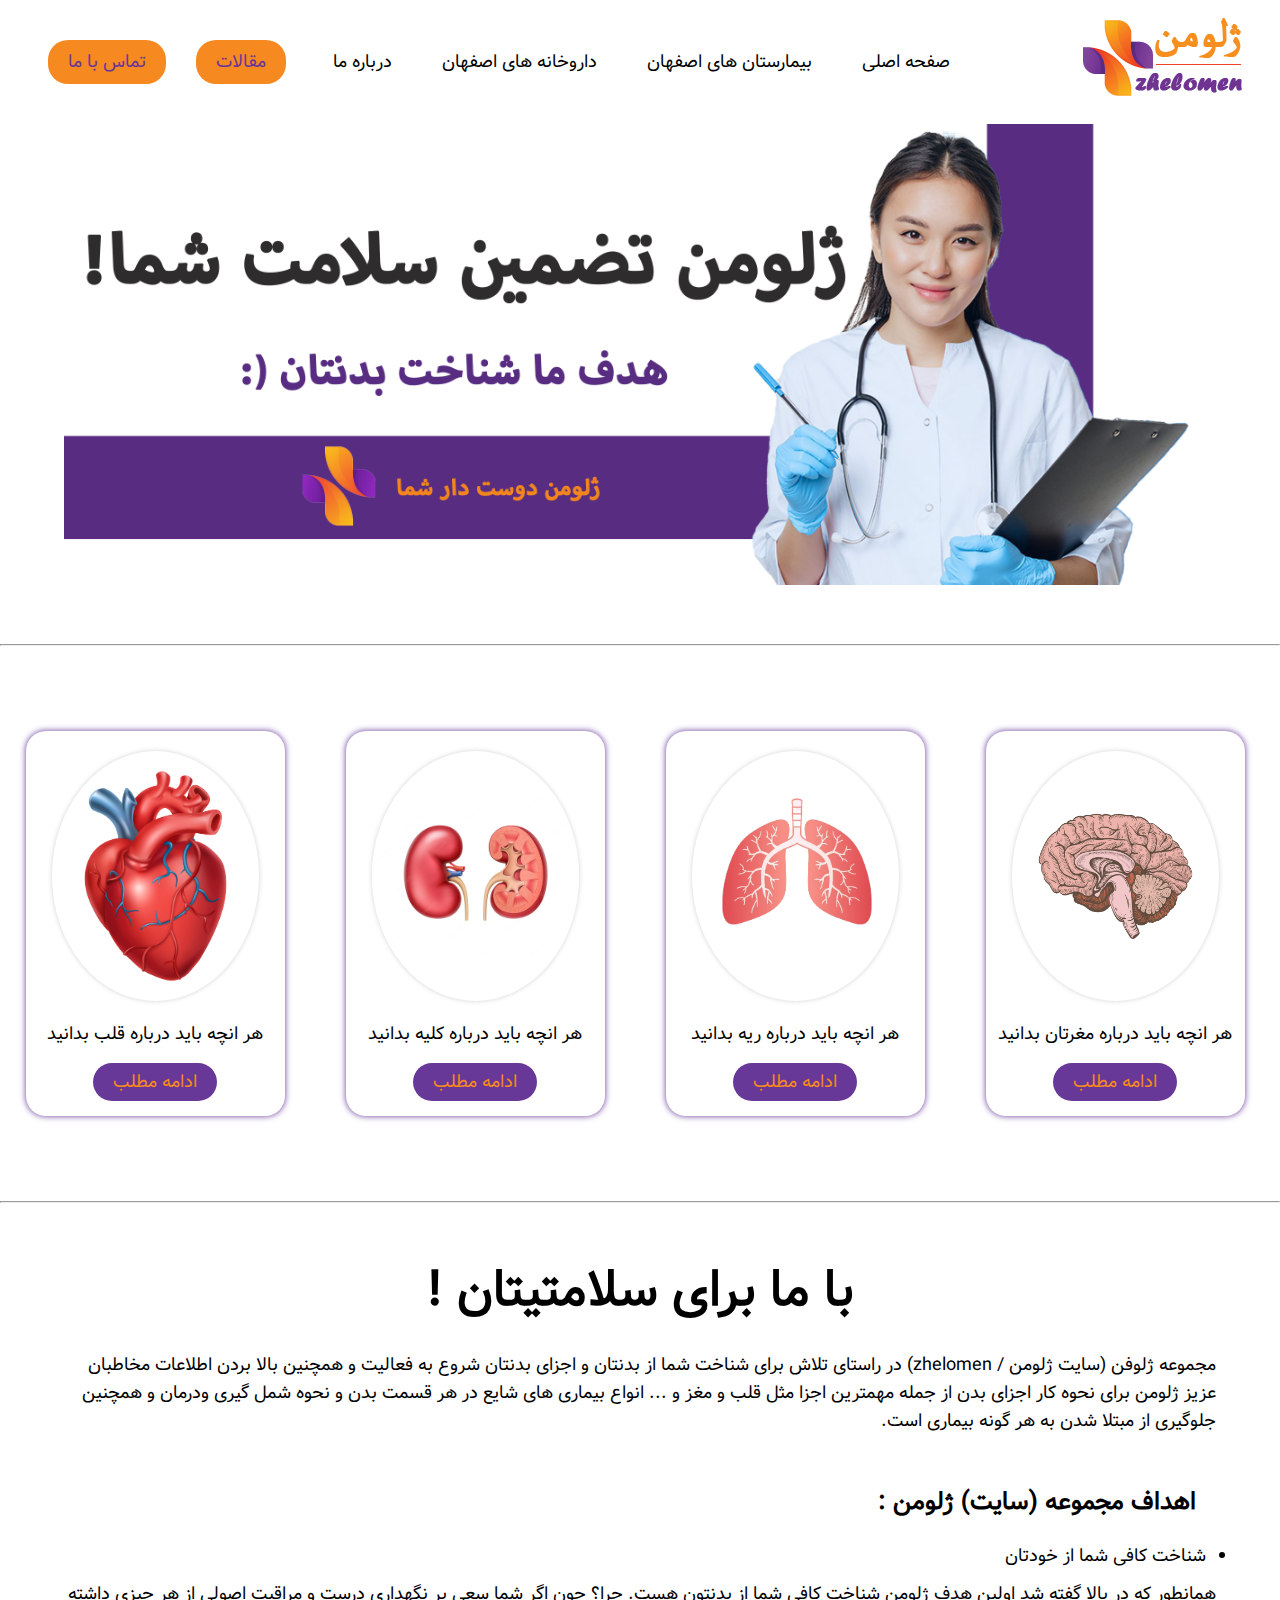
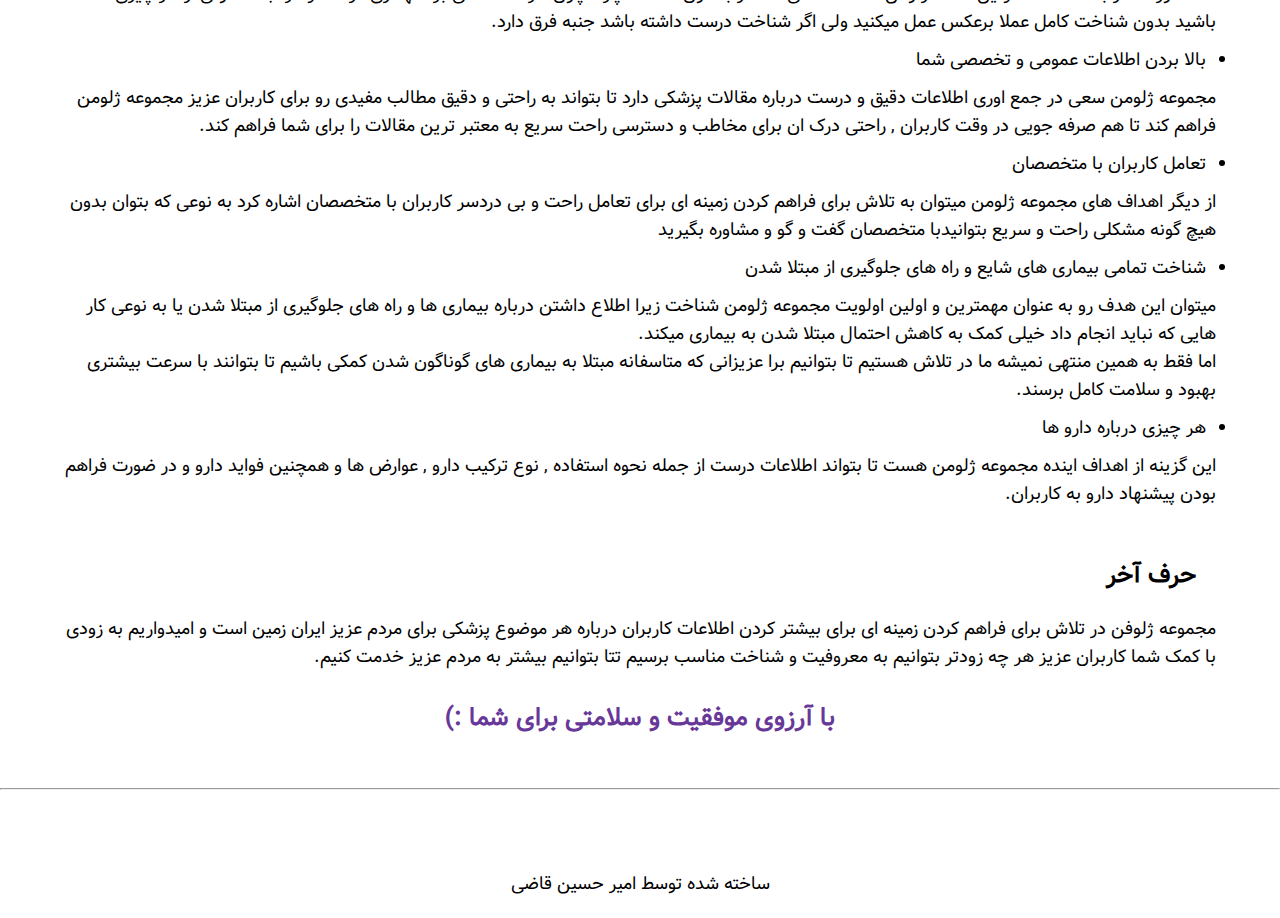
<file: index.html>
<!DOCTYPE html>
<html lang="en">

<head>
    <meta charset="UTF-8">
    <meta name="viewport" content="width=device-width, initial-scale=1.0">
    <title>ژلومن / zhelomen</title>
    <link rel="shortcut icon" href="photo/favicon.png" type="image/x-icon">
    <link rel="stylesheet" href="css/homestyle.css">
    <link rel="stylesheet" href="css/media.css">
</head>

<body>
    <header>
        <div class="header-top">
            <div class="res-icon">
                <input type="checkbox" id="menu-ham-button" hidden>
                <label for="menu-ham-button">
                    <img src="photo/menu hamber.png" width="50px">
                    <img src="photo/colsejpg.webp" width="50px">
                </label>
                <nav>
                    <ul>
                        <li><a href="index.html">صفحه اصلی</a></li>
                        <hr>
                        <li><a href="hospital-esf.html">بیمارستان های اصفهان</a></li>
                        <hr>
                        <li><a href="darokhane.html">داروخانه های اصفهان</a></li>
                        <hr>
                        <li><a href="#about">درباره ما</a></li>
                    </ul>
                </nav>
            </div>
            <div class="logo">
                <a href="index.html"><img src="photo/logo.webp" alt="Logo"></a>
            </div>
            <nav>
                <ul>
                    <li><a href="index.html">صفحه اصلی</a></li>
                    <li><a href="hospital-esf.html">بیمارستان های اصفهان</a></li>
                    <li><a href="darokhane.html">داروخانه های اصفهان</a></li>
                    <li><a href="#about">درباره ما</a></li>
                </ul>
            </nav>
            <div class="nav-button">
                <a href="#article">مقالات</a>
                <button id="number">تماس با ما</button>
            </div>
        </div>
        <div class="header-bottom">
            <div class="slider">
                <img src="photo/slider.webp" alt="slider">
            </div>
        </div>
    </header>
    <hr>
    <main>
        <section id="article">
            <div class="container-section">
                <div class="img-body">
                    <img src="photo/brain.png" alt="brain">
                </div>
                <div class="desc">
                    <p>هر انچه باید درباره مغرتان بدانید</p>
                </div>
                <div class="button">
                    <a href="about brain.html">ادامه مطلب</a>
                </div>
            </div>
            <div class="container-section">
                <div class="img-body">
                    <img src="photo/rie.png" alt="brain">
                </div>
                <div class="desc">
                    <p>هر انچه باید درباره ریه بدانید</p>
                </div>
                <div class="button">
                    <a href="about riye.html">ادامه مطلب</a>
                </div>
            </div>
            <div class="container-section">
                <div class="img-body">
                    <img src="photo/kolye.webp" alt="brain">
                </div>
                <div class="desc">
                    <p>هر انچه باید درباره کلیه بدانید</p>
                </div>
                <div class="button">
                    <a href="about kolye.html">ادامه مطلب</a>
                </div>
            </div>
            <div class="container-section">
                <div class="img-body">
                    <img src="photo/heart.webp" alt="brain">
                </div>
                <div class="desc">
                    <p>هر انچه باید درباره قلب بدانید</p>
                </div>
                <div class="button">
                    <a href="about heart.html">ادامه مطلب</a>
                </div>
            </div>
        </section>
        <hr>
        <div class="bottom-section" id="about">
            <h2>با ما برای سلامتیتان !</h2>
            <p>مجموعه ژلوفن (سایت ژلومن / zhelomen) در راستای تلاش برای شناخت شما از بدنتان و اجزای بدنتان شروع به
                فعالیت و همچنین بالا بردن اطلاعات مخاطبان عزیز ژلومن برای نحوه کار اجزای بدن از جمله مهمترین اجزا مثل
                قلب و مغز و ... انواع بیماری های شایع در هر قسمت بدن و نحوه شمل گیری ودرمان و همچنین جلوگیری از مبتلا شدن به هر گونه بیماری است.</p>
        <br>
        <h3>اهداف مجموعه (سایت) ژلومن :</h3>
        <ul>
            <li>شناخت کافی شما از خودتان</li>
            <p>همانطور که در بالا گفته شد اولین هدف ژلومن شناخت کافی شما از بدنتون هست. چرا؟ چون اگر شما سعی بر نگهداری درست و مراقبت اصولی از هر چیزی داشته باشید بدون شناخت کامل عملا برعکس عمل میکنید ولی اگر شناخت درست داشته باشد جنبه فرق دارد. </p>
            <li>بالا بردن اطلاعات عمومی و تخصصی شما</li>
            <p>مجموعه ژلومن سعی در جمع اوری اطلاعات دقیق و درست درباره مقالات پزشکی دارد تا بتواند به راحتی و دقیق مطالب مفیدی رو برای کاربران عزیز مجموعه ژلومن فراهم کند  تا هم صرفه جویی در وقت کاربران , راحتی درک ان برای مخاطب و دسترسی راحت سریع به معتبر ترین مقالات را برای شما فراهم کند.</p>
            <li>تعامل کاربران با متخصصان</li>
            <p>از دیگر اهداف های مجموعه ژلومن میتوان به تلاش برای فراهم کردن زمینه ای برای تعامل راحت و بی دردسر کاربران با متخصصان اشاره کرد به نوعی که بتوان بدون هیچ گونه مشکلی راحت و سریع بتوانیدبا متخصصان گفت و گو و مشاوره بگیرید</p>
            <li>شناخت تمامی بیماری های شایع و راه های جلوگیری از مبتلا شدن</li>
            <p>میتوان این هدف رو به عنوان مهمترین و اولین اولویت مجموعه ژلومن شناخت زیرا اطلاع داشتن درباره بیماری ها و راه های جلوگیری از مبتلا شدن یا به نوعی کار هایی که نباید انجام داد خیلی کمک به کاهش احتمال مبتلا شدن به بیماری میکند. </p>
            <p>اما فقط به همین منتهی نمیشه ما در تلاش هستیم تا بتوانیم برا عزیزانی که متاسفانه مبتلا به بیماری های گوناگون شدن کمکی باشیم تا بتوانند با سرعت بیشتری بهبود و سلامت کامل برسند.</p>
            <li>هر چیزی درباره دارو ها</li>
            <p>این گزینه از اهداف اینده مجموعه ژلومن هست تا بتواند اطلاعات درست از جمله نحوه استفاده , نوع ترکیب دارو , عوارض ها و همچنین فواید دارو  و در ضورت فراهم بودن پیشنهاد دارو به کاربران.</p>
            <br>
            <h3>حرف آخر</h3>
            <p>مجموعه ژلوفن در تلاش برای  فراهم کردن زمینه ای برای بیشتر کردن اطلاعات کاربران درباره هر موضوع پزشکی برای مردم عزیز ایران زمین است و امیدواریم به زودی با کمک شما کاربران عزیز هر چه زودتر بتوانیم  به معروفیت و شناخت مناسب برسیم تتا بتوانیم بیشتر به مردم عزیز خدمت کنیم. </p>
            <br>
            <h4>با آرزوی موفقیت و سلامتی برای شما :)</h4>
        </ul>    
        </div>
        <hr>
    </main>
    <footer>
        <p>ساخته شده توسط امیر حسین قاضی</p>
    </footer>
</body>
<script src="script/numberId.js"></script>

</html>
</file>
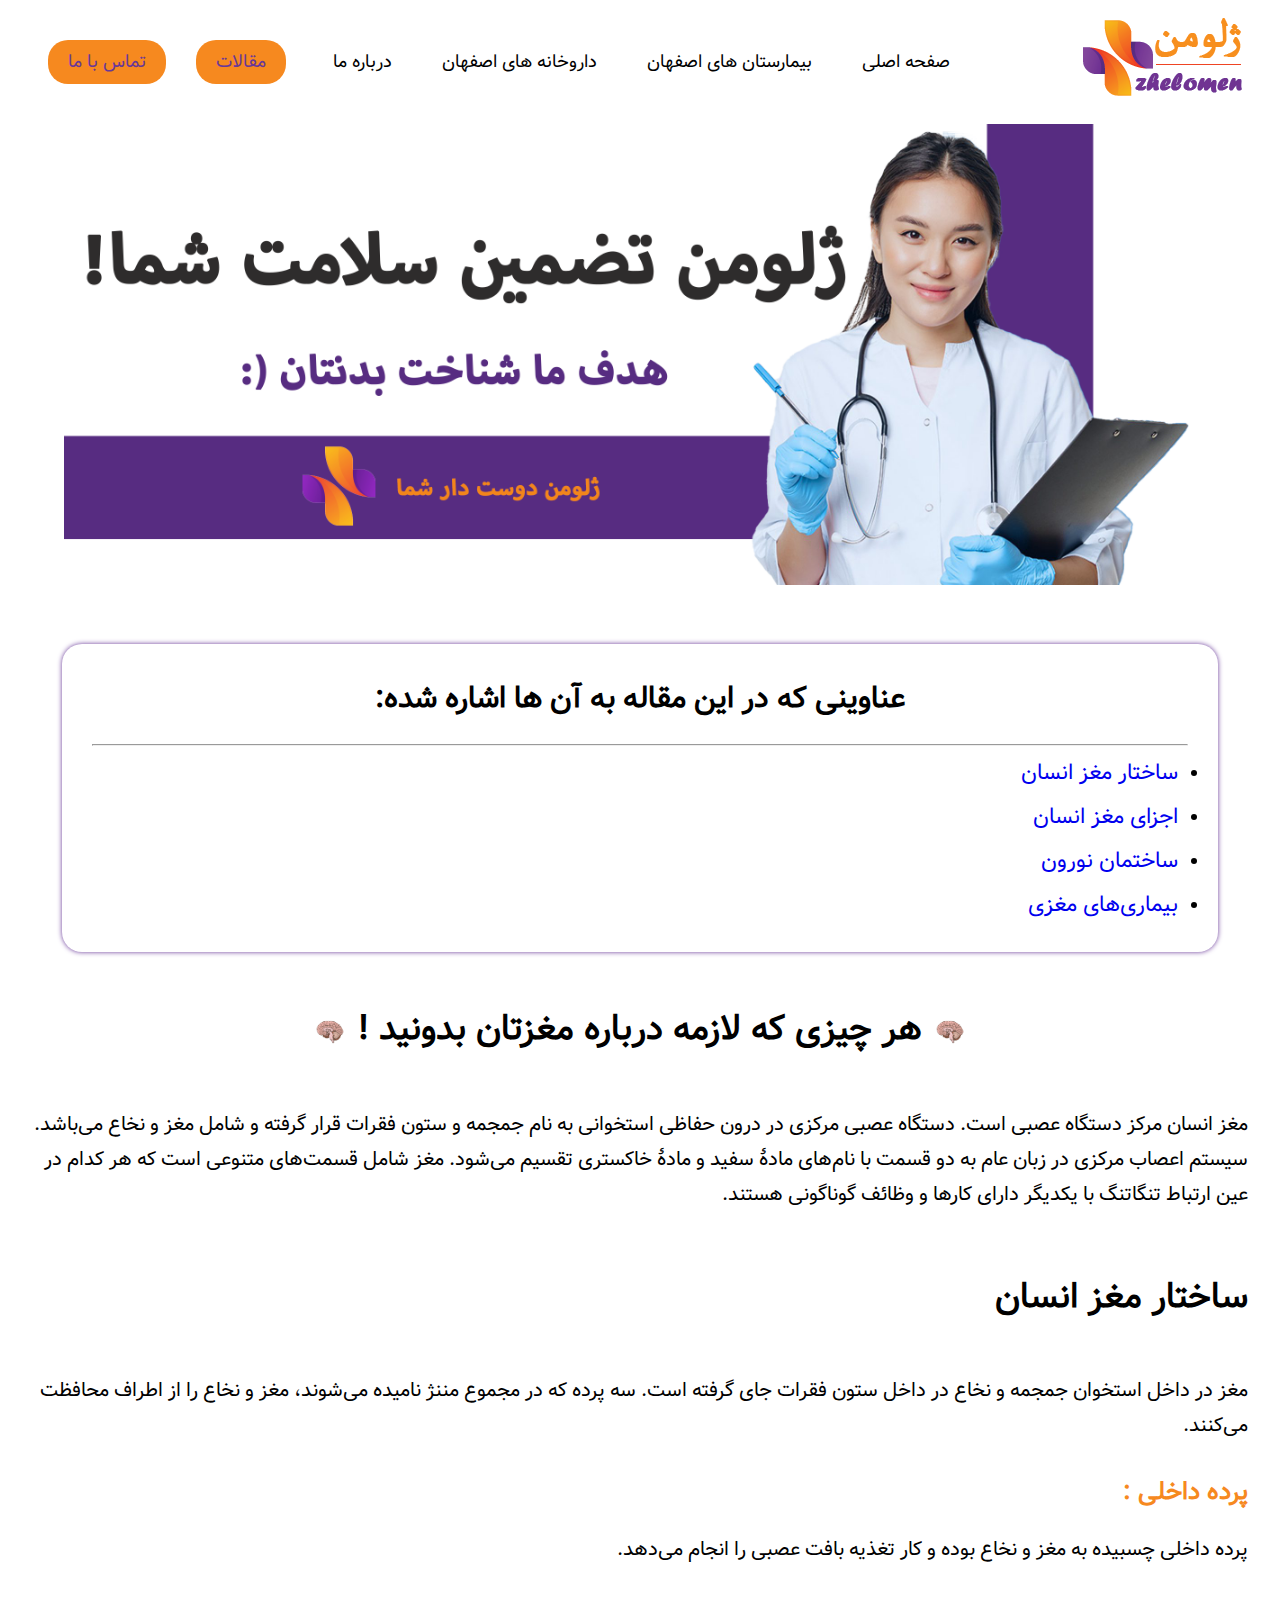
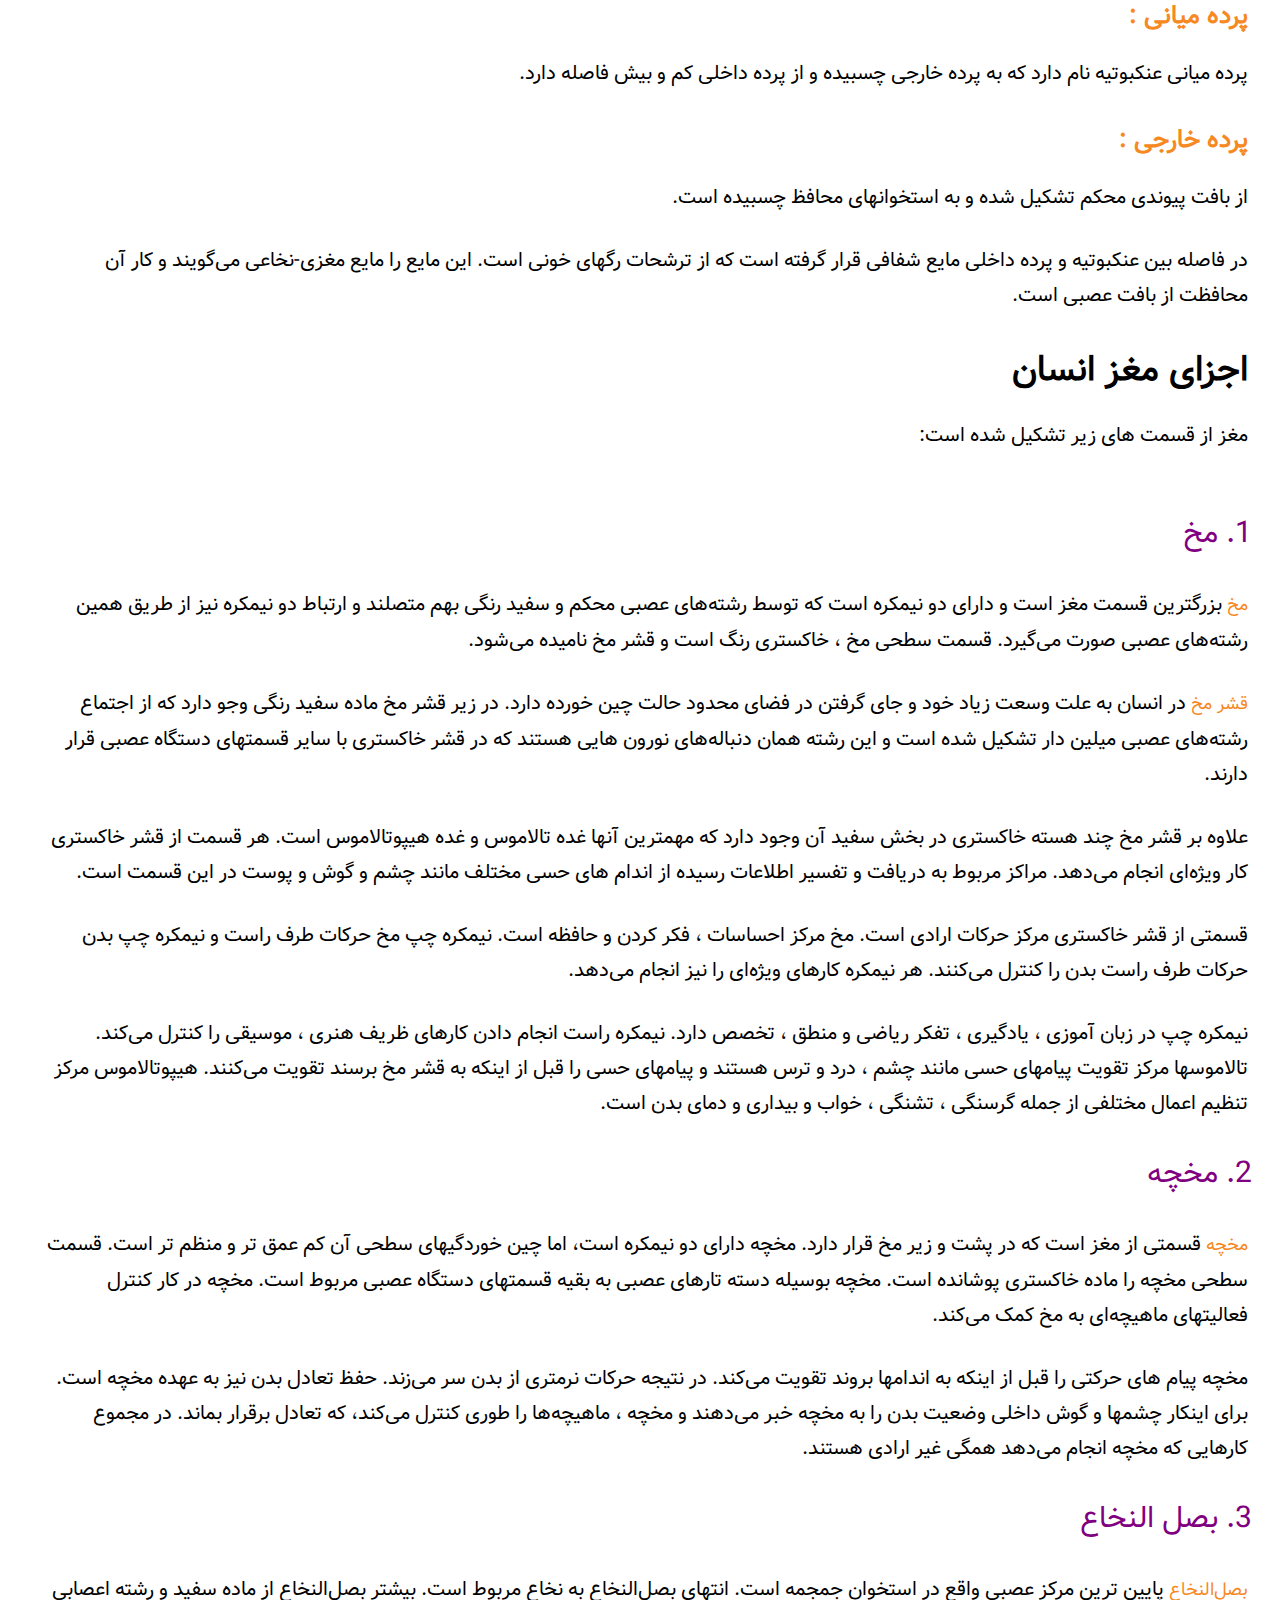
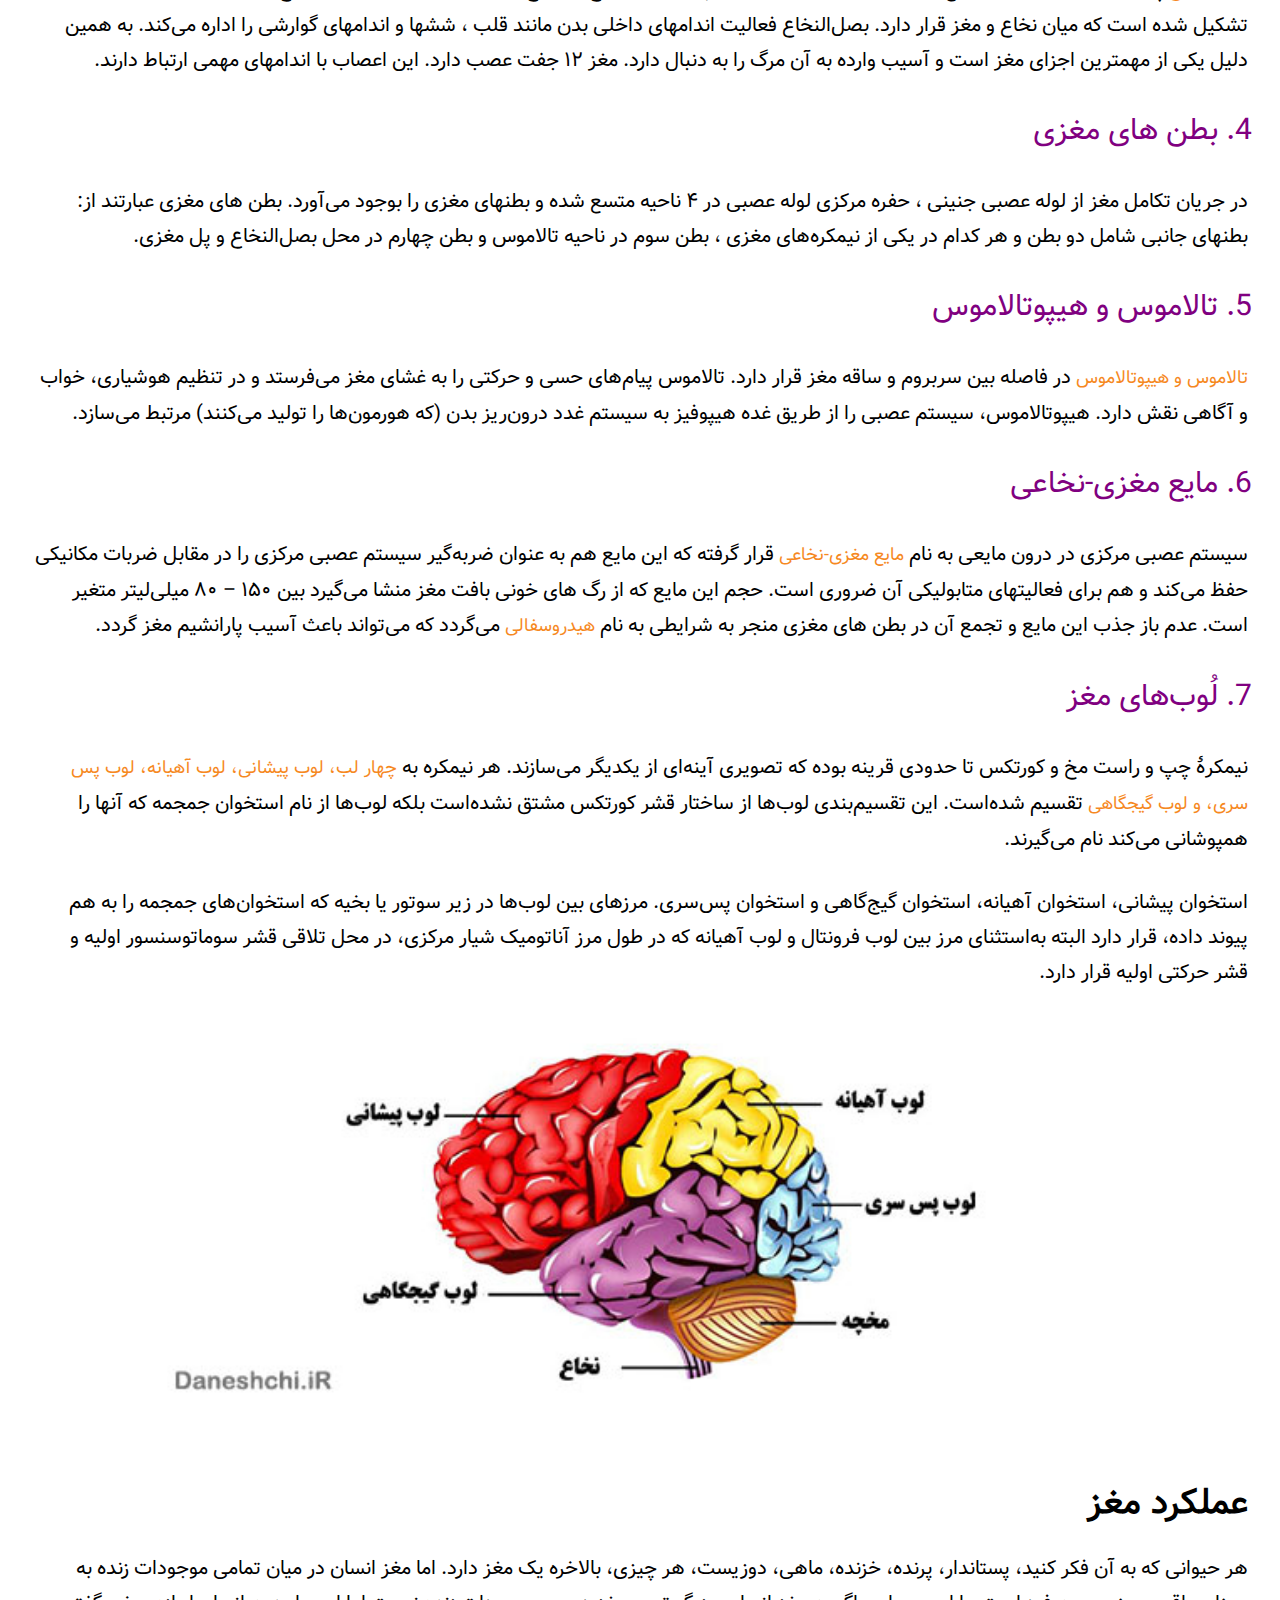
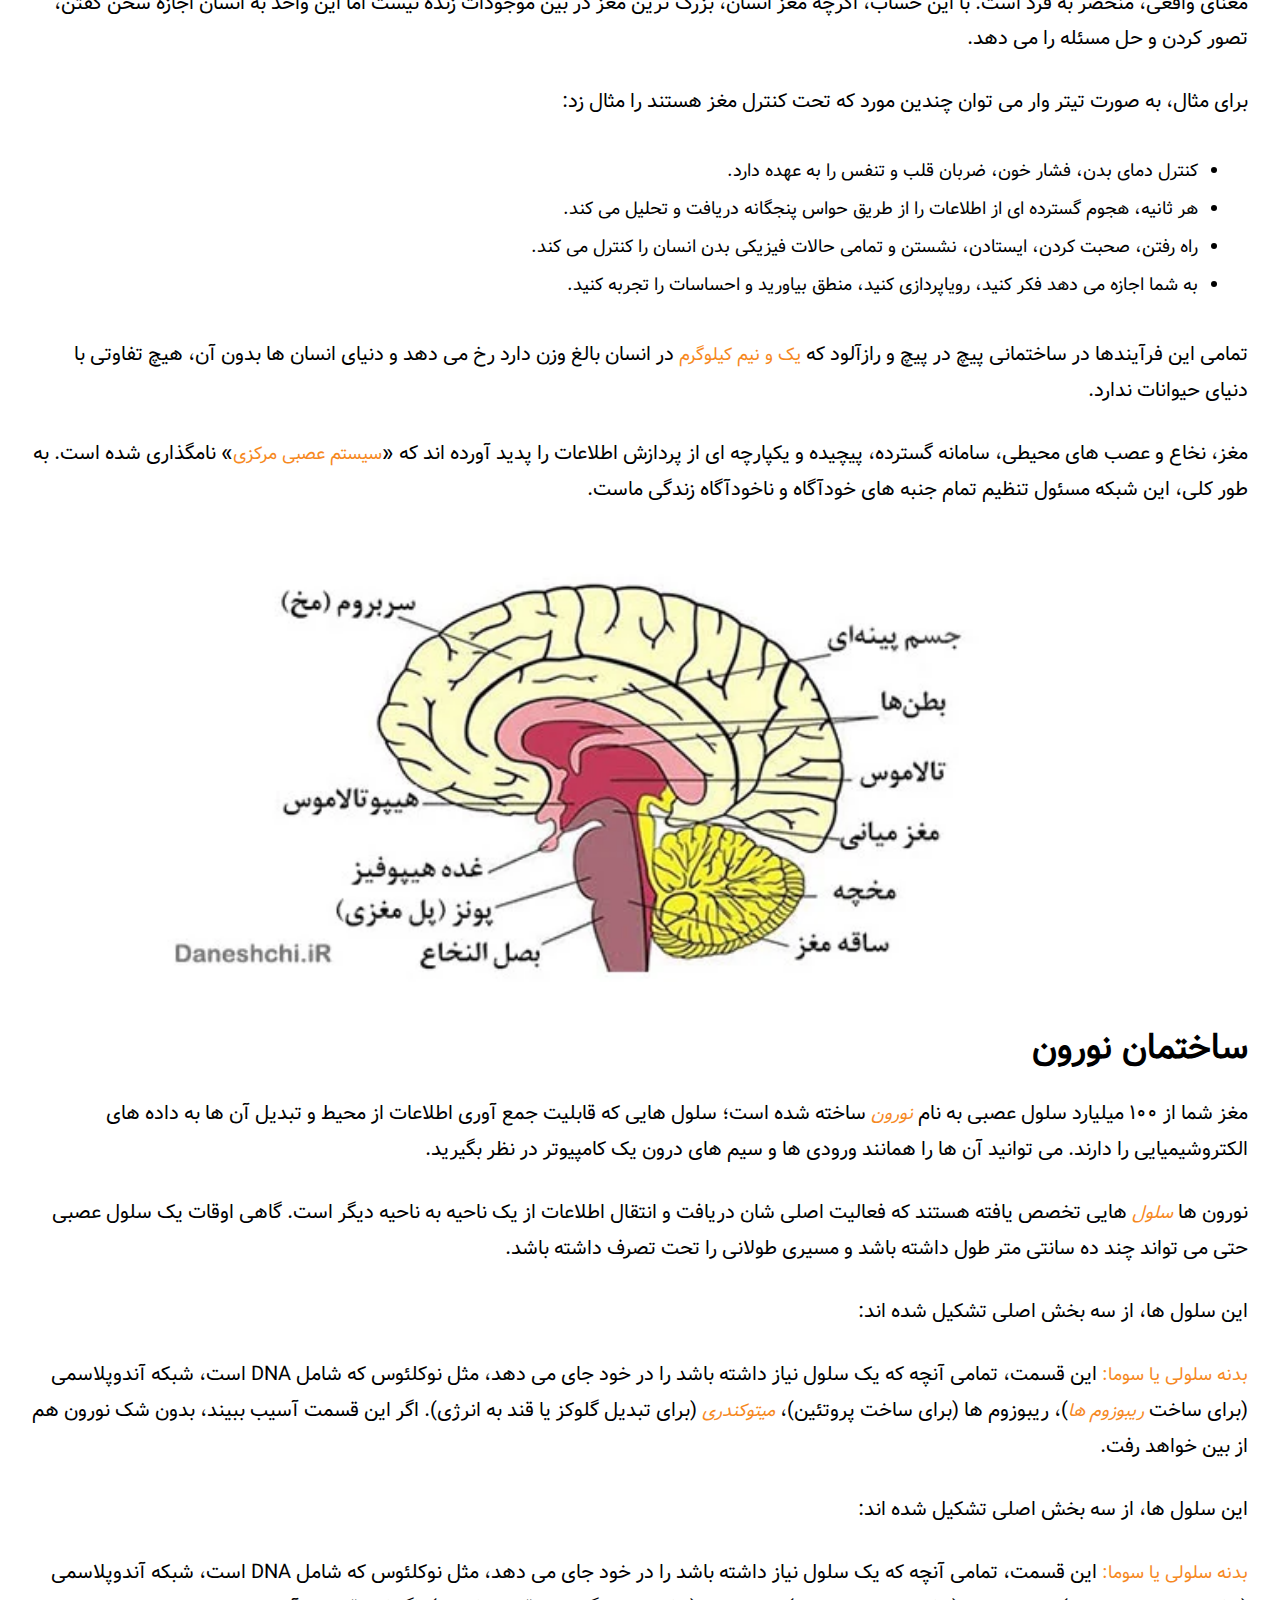
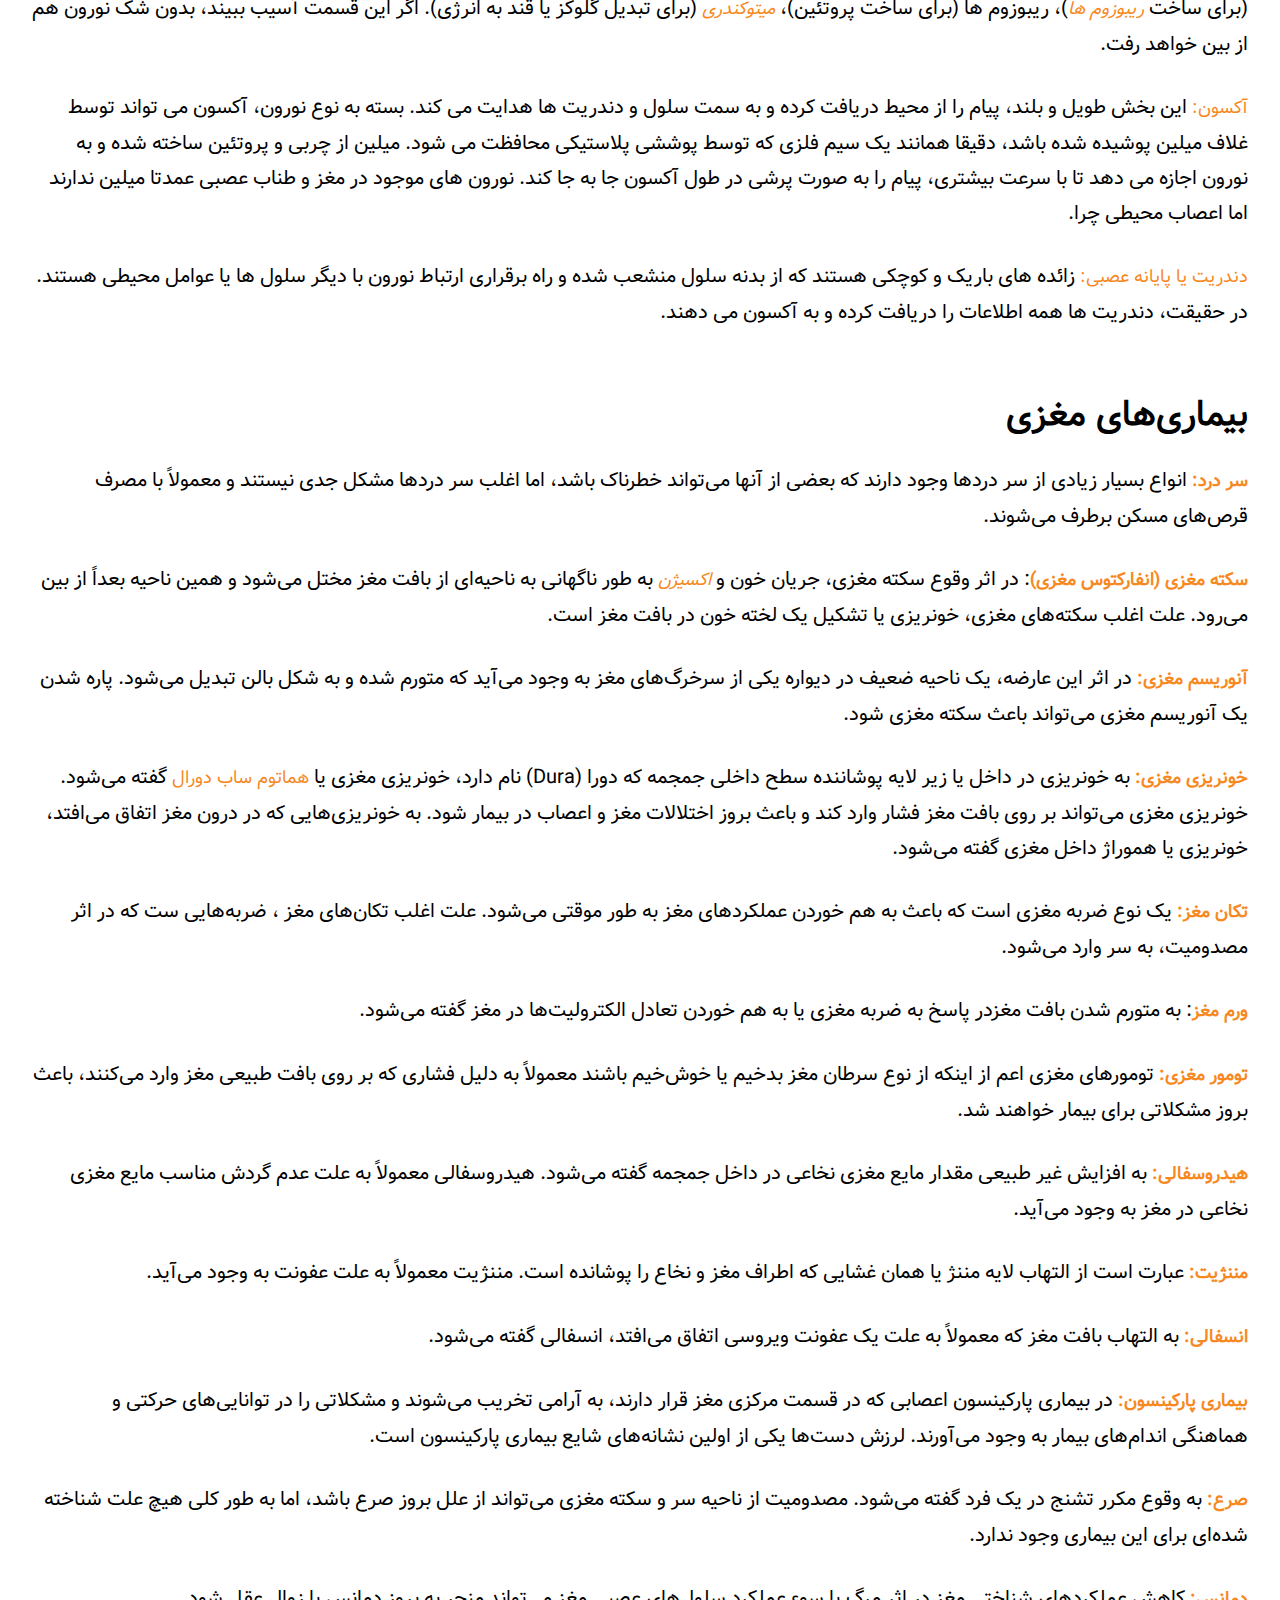
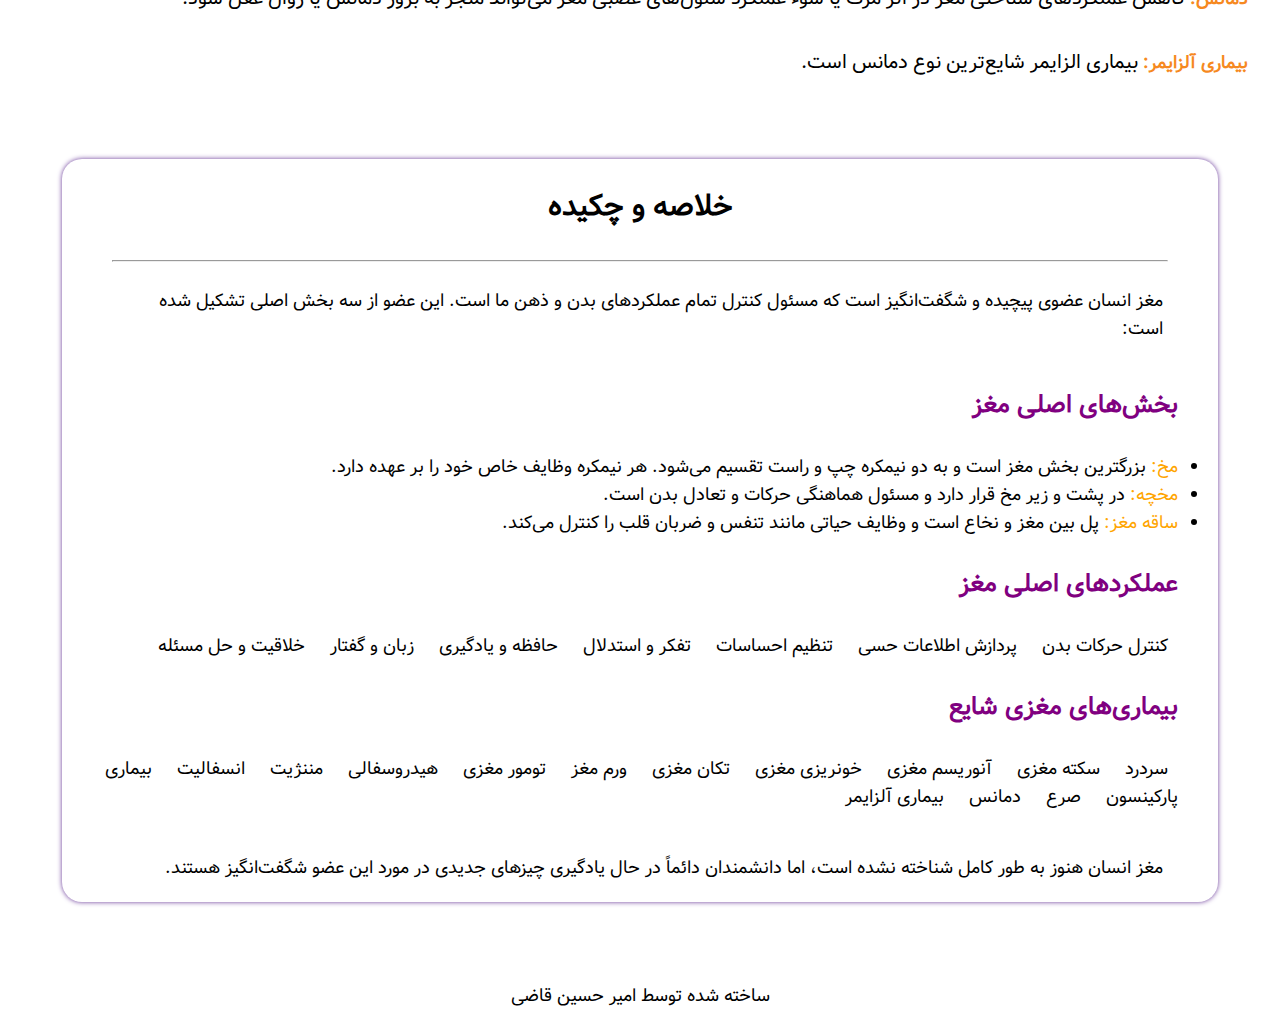
<file: about brain.html>
<!DOCTYPE html>
<html lang="en">

<head>
    <meta charset="UTF-8">
    <meta name="viewport" content="width=device-width, initial-scale=1.0">
    <link rel="stylesheet" href="css/homestyle.css">
    <link rel="stylesheet" href="css/about brain.css">
    <link rel="stylesheet" href="css/about heart.css">
    <link rel="stylesheet" href="css/media.css">
    <link rel="shortcut icon" href="photo/favicon.png" type="image/x-icon">
    <title>ژلومن / zhelomen</title>
</head>

<body>
    <div class="container">
        <div class="text-area">
            <p>لطفا اول وارد صفحه اصلی شوید و سپس مجددا کلیک کنید !</p>
        </div>
    </div>
    <header>
        <div class="header-top">
            <div class="res-icon">
                <input type="checkbox" id="menu-ham-button" hidden>
                <label for="menu-ham-button">
                    <img src="photo/menu hamber.png" width="50px">
                    <img src="photo/colsejpg.webp" width="50px">
                </label>
                <nav>
                    <ul>
                        <li><a href="index.html">صفحه اصلی</a></li>
                        <hr>
                        <li><a href="hospital-esf.html">بیمارستان های اصفهان</a></li>
                        <hr>
                        <li><a href="darokhane.html">داروخانه های اصفهان</a></li>
                        <hr>
                        <li><a href="#">درباره ما</a></li>
                    </ul>
                </nav>
            </div>
            <div class="logo">
                <a href="index.html"><img src="photo/logo.webp" alt="Logo"></a>
            </div>
            <nav>
                <ul>
                    <li><a href="index.html">صفحه اصلی</a></li>
                    <li><a href="hospital-esf.html">بیمارستان های اصفهان</a></li>
                    <li><a href="darokhane.html">داروخانه های اصفهان</a></li>
                    <li><a id="about" href="#">درباره ما</a></li>
                </ul>
            </nav>
            <div class="nav-button">
                <a id="arBtn" href="#article">مقالات</a>
                <button id="number">تماس با ما</button>
            </div>
        </div>
        <div class="header-bottom">
            <div class="slider">
                <img src="photo/slider.webp" alt="slider">
            </div>
        </div>
    </header>
    <main>
        <div class="link">
            <h3>عناوینی که در این مقاله به آن ها اشاره شده:</h3>
            <hr>
            <ul class="list">

            </ul>
        </div>
        <div class="text">
            <h1><span><img src="photo/brain.png"></span> هر چیزی که لازمه درباره مغزتان بدونید ! <span><img
                        src="photo/brain.png"></span></h1>
        </div>
        <div class="dec">
            <p>مغز انسان مرکز دستگاه عصبی است. دستگاه عصبی مرکزی در درون حفاظی استخوانی به نام جمجمه و ستون فقرات قرار
                گرفته و شامل مغز و نخاع می‌باشد. سیستم اعصاب مرکزی در زبان عام به دو قسمت با نام‌های مادهٔ سفید و مادهٔ
                خاکستری تقسیم می‌شود. مغز شامل قسمت‌های متنوعی است که هر کدام در عین ارتباط تنگاتنگ با یکدیگر دارای
                کارها و وظائف گوناگونی هستند.</p>
            <br>
            <h1 id="a">ساختار مغز انسان</h1>
            <br>
            <p>مغز در داخل استخوان جمجمه و نخاع در داخل ستون فقرات جای گرفته‌ است. سه پرده که در مجموع مننژ نامیده
                می‌شوند، مغز و نخاع را از اطراف محافظت می‌کنند.</p>
            <span>
                <h2>پرده داخلی :</h2>
            </span>
            <p>پرده داخلی چسبیده به مغز و نخاع بوده و کار تغذیه بافت عصبی را انجام می‌دهد.</p>
            <span>
                <h2>پرده میانی :</h2>
            </span>
            <p>پرده میانی عنکبوتیه نام دارد که به پرده خارجی چسبیده و از پرده داخلی کم و بیش فاصله دارد.</p>
            <span>
                <h2>پرده خارجی :</h2>
            </span>
            <p>از بافت پیوندی محکم تشکیل شده و به استخوانهای محافظ چسبیده است.</p>
            <br>
            <p>در فاصله بین عنکبوتیه و پرده داخلی مایع شفافی قرار گرفته است که از ترشحات رگهای خونی است. این مایع را
                مایع مغزی-نخاعی می‌گویند و کار آن محافظت از بافت عصبی است.</p>
            <h1 id="b">اجزای مغز انسان</h1>
            <p>مغز از قسمت های زیر تشکیل شده است:</p>
            <br>
            <ol>
                <li>مخ</li>
                <p><span>مخ</span> بزرگترین قسمت مغز است و دارای دو نیمکره است که توسط رشته‌های عصبی محکم و سفید رنگی
                    بهم متصلند و ارتباط دو نیمکره نیز از طریق همین رشته‌های عصبی صورت می‌گیرد. قسمت سطحی مخ ، خاکستری
                    رنگ است و قشر مخ نامیده می‌شود.</p>
                <br>
                <p><span>قشر مخ</span> در انسان به علت وسعت زیاد خود و جای گرفتن در فضای محدود حالت چین خورده دارد. در
                    زیر قشر مخ ماده سفید رنگی وجو دارد که از اجتماع رشته‌های عصبی میلین دار تشکیل شده است و این رشته
                    همان دنباله‌های نورون هایی هستند که در قشر خاکستری با سایر قسمتهای دستگاه عصبی قرار دارند.</p>
                <br>
                <p>علاوه بر قشر مخ چند هسته خاکستری در بخش سفید آن وجود دارد که مهمترین آنها غده تالاموس و غده
                    هیپوتالاموس است. هر قسمت از قشر خاکستری کار ویژه‌ای انجام می‌دهد. مراکز مربوط به دریافت و تفسیر
                    اطلاعات رسیده از اندام های حسی مختلف مانند چشم و گوش و پوست در این قسمت است.</p>
                <br>
                <p>قسمتی از قشر خاکستری مرکز حرکات ارادی است. مخ مرکز احساسات ، فکر کردن و حافظه است. نیمکره چپ مخ حرکات
                    طرف راست و نیمکره چپ بدن حرکات طرف راست بدن را کنترل می‌کنند. هر نیمکره کارهای ویژه‌ای را نیز انجام
                    می‌دهد.</p>
                <br>
                <p>نیمکره چپ در زبان آموزی ، یادگیری ، تفکر ریاضی و منطق ، تخصص دارد. نیمکره راست انجام دادن کارهای ظریف
                    هنری ، موسیقی را کنترل می‌کند. تالاموسها مرکز تقویت پیامهای حسی مانند چشم ، درد و ترس هستند و
                    پیامهای حسی را قبل از اینکه به قشر مخ برسند تقویت می‌کنند. هیپوتالاموس مرکز تنظیم اعمال مختلفی از
                    جمله گرسنگی ، تشنگی ، خواب و بیداری و دمای بدن است.</p>
                <li>مخچه</li>
                <p><span>مخچه</span> قسمتی از مغز است که در پشت و زیر مخ قرار دارد. مخچه دارای دو نیمکره است، اما چین
                    خوردگیهای سطحی آن کم عمق تر و منظم تر است. قسمت سطحی مخچه را ماده خاکستری پوشانده است. مخچه بوسیله
                    دسته تارهای عصبی به بقیه قسمتهای دستگاه عصبی مربوط است. مخچه در کار کنترل فعالیتهای ماهیچه‌ای به مخ
                    کمک می‌کند.</p>
                <br>
                <p>مخچه پیام های حرکتی را قبل از اینکه به اندامها بروند تقویت می‌کند. در نتیجه حرکات نرمتری از بدن سر
                    می‌زند. حفظ تعادل بدن نیز به عهده مخچه است. برای اینکار چشمها و گوش داخلی وضعیت بدن را به مخچه خبر
                    می‌دهند و مخچه ، ماهیچه‌ها را طوری کنترل می‌کند، که تعادل برقرار بماند. در مجموع کارهایی که مخچه
                    انجام می‌دهد همگی غیر ارادی هستند.</p>
                <li>بصل النخاع</li>
                <p><span>بصل‌النخاع</span> پایین ترین مرکز عصبی واقع در استخوان جمجمه است. انتهای بصل‌النخاع به نخاع
                    مربوط است. بیشتر بصل‌النخاع از ماده سفید و رشته اعصابی تشکیل شده است که میان نخاع و مغز قرار دارد.
                    بصل‌النخاع فعالیت اندامهای داخلی بدن مانند قلب ، ششها و اندامهای گوارشی را اداره می‌کند. به همین
                    دلیل یکی از مهمترین اجزای مغز است و آسیب وارده به آن مرگ را به دنبال دارد. مغز ۱۲ جفت عصب دارد. این
                    اعصاب با اندامهای مهمی ارتباط دارند.</p>
                <li> بطن های مغزی</li>
                <p>در جریان تکامل مغز از لوله عصبی جنینی ، حفره مرکزی لوله عصبی در ۴ ناحیه متسع شده و بطنهای مغزی را
                    بوجود می‌آورد. بطن های مغزی عبارتند از: بطنهای جانبی شامل دو بطن و هر کدام در یکی از نیمکره‌های مغزی
                    ، بطن سوم در ناحیه تالاموس و بطن چهارم در محل بصل‌النخاع و پل مغزی.</p>
                <li>تالاموس و هیپوتالاموس</li>
                <p><span>تالاموس و هیپوتالاموس</span> در فاصله بین سربروم و ساقه مغز قرار دارد. تالاموس پیام‌های حسی و
                    حرکتی را به غشای مغز می‌فرستد و در تنظیم هوشیاری، خواب و آگاهی نقش دارد. هیپوتالاموس، سیستم عصبی را
                    از طریق غده هیپوفیز به سیستم غدد درون‌ریز بدن (که هورمون‌ها را تولید می‌کنند) مرتبط می‌سازد.</p>
                <li>مایع مغزی-نخاعی</li>
                <p>سیستم عصبی مرکزی در درون مایعی به نام <span>مایع مغزی-نخاعی</span> قرار گرفته که این مایع هم به عنوان
                    ضربه‌گیر سیستم عصبی مرکزی را در مقابل ضربات مکانیکی حفظ می‌کند و هم برای فعالیتهای متابولیکی آن
                    ضروری است. حجم این مایع که از رگ های خونی بافت مغز منشا می‌گیرد بین ۱۵۰ – ۸۰ میلی‌لیتر متغیر است.
                    عدم باز جذب این مایع و تجمع آن در بطن های مغزی منجر به شرایطی به نام <span>هیدروسفالی</span> می‌گردد
                    که می‌تواند باعث آسیب پارانشیم مغز گردد.</p>
                <li>لُوب‌های مغز</li>
                <p>نیمکرهٔ چپ و راست مخ و کورتکس تا حدودی قرینه بوده که تصویری آینه‌ای از یکدیگر می‌سازند. هر نیمکره به
                    <span>چهار لب، لوب پیشانی، لوب آهیانه، لوب پس سری، و لوب گیجگاهی</span> تقسیم شده‌است. این
                    تقسیم‌بندی لوب‌ها از ساختار قشر کورتکس مشتق نشده‌است بلکه لوب‌ها از نام استخوان جمجمه که آنها را
                    همپوشانی می‌کند نام می‌گیرند.
                </p>
                <br>
                <p>استخوان پیشانی، استخوان آهیانه، استخوان گیج‌گاهی و استخوان پس‌سری. مرزهای بین لوب‌ها در زیر سوتور یا
                    بخیه که استخوان‌های جمجمه را به هم پیوند داده، قرار دارد البته به‌استثنای مرز بین لوب فرونتال و لوب
                    آهیانه که در طول مرز آناتومیک شیار مرکزی، در محل تلاقی قشر سوماتوسنسور اولیه و قشر حرکتی اولیه قرار
                    دارد.</p>
                <img src="photo/Brain-components.jpg" alt="">
                <br>
            </ol>
            <br>
            <h1>عملکرد مغز</h1>
            <p>هر حیوانی که به آن فکر کنید، پستاندار، پرنده، خزنده، ماهی، دوزیست، هر چیزی، بالاخره یک مغز دارد. اما مغز
                انسان در میان تمامی موجودات زنده به معنای واقعی، منحصر به فرد است. با این حساب، اگرچه مغز انسان، بزرگ
                ترین مغز در بین موجودات زنده نیست اما این واحد به انسان اجازه سخن گفتن، تصور کردن و حل مسئله را می دهد.
            </p>
            <br>
            <p>برای مثال، به صورت تیتر وار می توان چندین مورد که تحت کنترل مغز هستند را مثال زد:</p>
            <br>
            <ul>
                <li>کنترل دمای بدن، فشار خون، ضربان قلب و تنفس را به عهده دارد.</li>
                <li>هر ثانیه، هجوم گسترده ای از اطلاعات را از طریق حواس پنجگانه دریافت و تحلیل می کند.</li>
                <li>راه رفتن، صحبت کردن، ایستادن، نشستن و تمامی حالات فیزیکی بدن انسان را کنترل می کند.</li>
                <li>به شما اجازه می دهد فکر کنید، رویاپردازی کنید، منطق بیاورید و احساسات را تجربه کنید.</li>
            </ul>
            <br>
            <p>تمامی این فرآیندها در ساختمانی پیچ در پیچ و رازآلود که <span>یک و نیم کیلوگرم</span> در انسان بالغ وزن
                دارد رخ می دهد و دنیای انسان ها بدون آن، هیچ تفاوتی با دنیای حیوانات ندارد.</p>
            <br>
            <p>
            <p>مغز، نخاع و عصب های محیطی، سامانه گسترده، پیچیده و یکپارچه ای از پردازش اطلاعات را پدید آورده اند که
                «<span>سیستم عصبی مرکزی</span>» نامگذاری شده است. به طور کلی، این شبکه مسئول تنظیم تمام جنبه های خودآگاه
                و ناخودآگاه زندگی ماست.</p>
            </p>
            <br>
            <br>
            <img src="photo/Brain-components-1.webp" alt="">
            <br>
            <h1 id="c">ساختمان نورون</h1>
            <p>مغز شما از ۱۰۰ میلیارد سلول عصبی به نام <a
                    href="https://www.daneshchi.ir/%d8%aa%d8%ad%d9%82%db%8c%d9%82-%d9%85%d9%88%d8%b1%d8%af-%d9%86%d9%88%d8%b1%d9%88%d9%86-%db%8c%d8%a7%d8%ae%d8%aa%d9%87-%d9%87%d8%a7%db%8c-%d8%b9%d8%b5%d8%a8%db%8c/"
                    target="_blank" rel="noopener"><em><span>نورون</span> </em></a>ساخته شده است؛ سلول هایی که قابلیت
                جمع آوری اطلاعات از محیط و تبدیل آن ها به داده های الکتروشیمیایی را دارند. می توانید آن ها را همانند
                ورودی ها و سیم های درون یک کامپیوتر در نظر بگیرید.</p>
            <br>
            <p>نورون ها <a href="https://www.daneshchi.ir/cell/" target="_blank" rel="noopener"><em><span>سلول</span>
                    </em></a>هایی تخصص یافته هستند که فعالیت اصلی شان دریافت و انتقال اطلاعات از یک ناحیه به ناحیه دیگر
                است. گاهی اوقات یک سلول عصبی حتی می تواند چند ده سانتی متر طول داشته باشد و مسیری طولانی را تحت تصرف
                داشته باشد.</p>
            <br>
            <p>این سلول ها، از سه بخش اصلی تشکیل شده اند:</p>
            <br>
            <p><span>بدنه سلولی یا سوما:</span> این قسمت، تمامی آنچه که یک سلول نیاز داشته باشد را در خود جای می دهد،
                مثل نوکلئوس که شامل DNA است، شبکه آندوپلاسمی (برای ساخت <a
                    href="https://www.daneshchi.ir/%d8%aa%d8%ad%d9%82%db%8c%d9%82-%d8%af%d8%b1-%d9%85%d9%88%d8%b1%d8%af-%d8%b1%db%8c%d8%a8%d9%88%d8%b2%d9%88%d9%85-%d9%88-%d9%88%d8%b8%db%8c%d9%81%d9%87-%d8%a2%d9%86/"
                    target="_blank" rel="noopener"><em><span>ریبوزوم ها</span></em></a>)، ریبوزوم ها (برای ساخت
                پروتئین)، <a
                    href="https://www.daneshchi.ir/%d8%aa%d8%ad%d9%82%db%8c%d9%82-%d8%af%d8%b1-%d9%85%d9%88%d8%b1%d8%af-%d9%85%db%8c%d8%aa%d9%88%da%a9%d9%86%d8%af%d8%b1%db%8c-%d9%88-%d8%b3%d8%a7%d8%ae%d8%aa%d8%a7%d8%b1-%d8%a2%d9%86/"
                    target="_blank" rel="noopener"><em><span>میتوکندری</span> </em></a>(برای تبدیل گلوکز یا قند به
                انرژی). اگر این قسمت آسیب ببیند، بدون شک نورون هم از بین خواهد رفت.</p>
            <br>
            <p>این سلول ها، از سه بخش اصلی تشکیل شده اند:</p>
            <br>
            <p><span>بدنه سلولی یا سوما:</span> این قسمت، تمامی آنچه که یک سلول نیاز داشته باشد را در خود جای می دهد،
                مثل نوکلئوس که شامل DNA است، شبکه آندوپلاسمی (برای ساخت <a
                    href="https://www.daneshchi.ir/%d8%aa%d8%ad%d9%82%db%8c%d9%82-%d8%af%d8%b1-%d9%85%d9%88%d8%b1%d8%af-%d8%b1%db%8c%d8%a8%d9%88%d8%b2%d9%88%d9%85-%d9%88-%d9%88%d8%b8%db%8c%d9%81%d9%87-%d8%a2%d9%86/"
                    target="_blank" rel="noopener"><em><span>ریبوزوم ها</span></em></a>)، ریبوزوم ها (برای ساخت
                پروتئین)، <a
                    href="https://www.daneshchi.ir/%d8%aa%d8%ad%d9%82%db%8c%d9%82-%d8%af%d8%b1-%d9%85%d9%88%d8%b1%d8%af-%d9%85%db%8c%d8%aa%d9%88%da%a9%d9%86%d8%af%d8%b1%db%8c-%d9%88-%d8%b3%d8%a7%d8%ae%d8%aa%d8%a7%d8%b1-%d8%a2%d9%86/"
                    target="_blank" rel="noopener"><em><span>میتوکندری</span> </em></a>(برای تبدیل گلوکز یا قند به
                انرژی). اگر این قسمت آسیب ببیند، بدون شک نورون هم از بین خواهد رفت.</p>
            <br>
            <p><span>آکسون:</span> این بخش طویل و بلند، پیام را از محیط دریافت کرده و به سمت سلول و دندریت ها هدایت می
                کند. بسته به نوع نورون، آکسون می تواند توسط غلاف میلین پوشیده شده باشد، دقیقا همانند یک سیم فلزی که توسط
                پوششی پلاستیکی محافظت می شود. میلین از چربی و پروتئین ساخته شده و به نورون اجازه می دهد تا با سرعت
                بیشتری، پیام را به صورت پرشی در طول آکسون جا به جا کند. نورون های موجود در مغز و طناب عصبی عمدتا میلین
                ندارند اما اعصاب محیطی چرا.</p>
            <br>
            <p><span>دندریت یا پایانه عصبی:</span> زائده های باریک و کوچکی هستند که از بدنه سلول منشعب شده و راه برقراری
                ارتباط نورون با دیگر سلول ها یا عوامل محیطی هستند. در حقیقت، دندریت ها همه اطلاعات را دریافت کرده و به
                آکسون می دهند.</p>
            <br>
            <h1 id="d">بیماری‌های مغزی</h1>
            <p><span><strong>سر درد:</strong> </span>انواع بسیار زیادی از سر دردها وجود دارند که بعضی از آنها می‌تواند
                خطرناک باشد، اما اغلب سر دردها مشکل جدی نیستند و معمولاً با مصرف قرص‌های مسکن برطرف می‌شوند.</p>
            <br>
            <p><span><strong>سکته مغزی (انفارکتوس مغزی)</strong></span>: در اثر وقوع سکته مغزی، جریان خون و <a
                    href="https://www.daneshchi.ir/%d8%a7%da%a9%d8%b3%db%8c%da%98%d9%86-o-8%d8%8c-%d8%b9%d9%86%d8%b5%d8%b1%db%8c-%d8%a7%d8%b2-%d8%ac%d8%af%d9%88%d9%84-%d8%aa%d9%86%d8%a7%d9%88%d8%a8%db%8c/"
                    target="_blank" rel="noopener"><em><span>اکسیژن</span> </em></a>به طور ناگهانی به ناحیه‌ای از بافت
                مغز مختل می‌شود و همین ناحیه بعداً از بین می‌رود. علت اغلب سکته‌های مغزی، خونریزی یا تشکیل یک لخته خون
                در بافت مغز است.</p>
            <br>
            <p><span><strong>آنوریسم مغزی:</strong></span> در اثر این عارضه، یک ناحیه ضعیف در دیواره یکی از سرخرگ‌های
                مغز به وجود می‌آید که متورم شده و به شکل بالن تبدیل می‌شود. پاره شدن یک آنوریسم مغزی می‌تواند باعث سکته
                مغزی شود.</p>
            <br>
            <p><span><strong>خونریزی مغزی:</strong> </span>به خونریزی در داخل یا زیر لایه پوشاننده سطح داخلی جمجمه که
                دورا (Dura) نام دارد، خونریزی مغزی یا <span>هماتوم ساب دورال</span> گفته می‌شود. خونریزی مغزی می‌تواند
                بر روی بافت مغز فشار وارد کند و باعث بروز اختلالات مغز و اعصاب در بیمار شود. به خونریزی‌هایی که در درون
                مغز اتفاق می‌افتد، خونریزی یا هموراژ داخل مغزی گفته می‌شود.</p>
            <br>
            <p><span><strong>تکان مغز:</strong> </span>یک نوع ضربه مغزی است که باعث به هم خوردن عملکردهای مغز به طور
                موقتی می‌شود. علت اغلب تکان‌های مغز ، ضربه‌هایی ست که در اثر مصدومیت، به سر وارد می‌شود.</p>
            <br>
            <p><span><strong>ورم مغز</strong></span>: به متورم شدن بافت مغزدر پاسخ به ضربه مغزی یا به هم خوردن تعادل
                الکترولیت‌ها در مغز گفته می‌شود.</p>
            <br>
            <p><span><strong>تومور مغزی:</strong></span> تومورهای مغزی اعم از اینکه از نوع سرطان مغز بدخیم یا خوش‌خیم
                باشند معمولاً به دلیل فشاری که بر روی بافت طبیعی مغز وارد می‌کنند، باعث بروز مشکلاتی برای بیمار خواهند
                شد.</p>
            <br>
            <p><span><strong>هیدروسفالی:</strong></span> به افزایش غیر طبیعی مقدار مایع مغزی نخاعی در داخل جمجمه گفته
                می‌شود. هیدروسفالی معمولاً به علت عدم گردش مناسب مایع مغزی نخاعی در مغز به وجود می‌آید.</p>
            <br>
            <p><span><strong>مننژیت:</strong></span> عبارت است از التهاب لایه مننژ یا همان غشایی که اطراف مغز و نخاع را
                پوشانده است. مننژیت معمولاً به علت عفونت به وجود می‌آید.</p>
            <br>
            <p><span><strong>انسفالی:</strong></span> به التهاب بافت مغز که معمولاً به علت یک عفونت ویروسی اتفاق
                می‌افتد، انسفالی گفته می‌شود.</p>
            <br>
            <p><span><strong>بیماری پارکینسون:</strong> </span>در بیماری پارکینسون اعصابی که در قسمت مرکزی مغز قرار
                دارند، به آرامی تخریب می‌شوند و مشکلاتی را در توانایی‌های حرکتی و هماهنگی اندام‌های بیمار به وجود
                می‌آورند. لرزش دست‌ها یکی از اولین نشانه‌های شایع بیماری پارکینسون است.</p>
            <br>
            <p><span><strong>صرع:</strong></span> به وقوع مکرر تشنج در یک فرد گفته می‌شود. مصدومیت از ناحیه سر و سکته
                مغزی می‌تواند از علل بروز صرع باشد، اما به طور کلی هیچ علت شناخته شده‌ای برای این بیماری وجود ندارد.</p>
            <br>
            <p><span><strong>دمانس:</strong> </span>کاهش عملکردهای شناختی مغز در اثر مرگ یا سوء عملکرد سلول‌های عصبی مغز
                می‌تواند منجر به بروز دمانس یا زوال عقل شود.</p>
            <br>
            <p><span><strong>بیماری آلزایمر:</strong> </span>بیماری الزایمر شایع‌ترین نوع دمانس است.</p>
            <br>

        </div>
        <div class="summry">
            <h4>خلاصه و چکیده </h4>
            <hr>
            <p>مغز انسان عضوی پیچیده و شگفت‌انگیز است که مسئول کنترل تمام عملکردهای بدن و ذهن ما است. این عضو از سه بخش
                اصلی تشکیل شده است:</p>
            <br>

            <h2>بخش‌های اصلی مغز</h2>
            <br>
            <ul>
                <li><span>مخ:</span> بزرگترین بخش مغز است و به دو نیمکره چپ و راست تقسیم می‌شود. هر نیمکره وظایف خاص خود
                    را بر عهده
                    دارد.</li>
                <li><span>مخچه:</span> در پشت و زیر مخ قرار دارد و مسئول هماهنگی حرکات و تعادل بدن است.</li>
                <li><span>ساقه مغز:</span> پل بین مغز و نخاع است و وظایف حیاتی مانند تنفس و ضربان قلب را کنترل می‌کند.
                </li>
            </ul>
            <br>

            <h2>عملکردهای اصلی مغز</h2>

            <br>
            <ul class="ul-display">
                <li>کنترل حرکات بدن</li>
                <li>پردازش اطلاعات حسی</li>
                <li>تنظیم احساسات</li>
                <li>تفکر و استدلال</li>
                <li>حافظه و یادگیری</li>
                <li>زبان و گفتار</li>
                <li>خلاقیت و حل مسئله</li>
            </ul>
            <br>

            <h2>بیماری‌های مغزی شایع</h2>

            <br>
            <ul class="ul-display">
                <li>سردرد</li>
                <li>سکته مغزی</li>
                <li>آنوریسم مغزی</li>
                <li>خونریزی مغزی</li>
                <li>تکان مغزی</li>
                <li>ورم مغز</li>
                <li>تومور مغزی</li>
                <li>هیدروسفالی</li>
                <li>مننژیت</li>
                <li>انسفالیت</li>
                <li>بیماری پارکینسون</li>
                <li>صرع</li>
                <li>دمانس</li>
                <li>بیماری آلزایمر</li>
            </ul>
            <br>
            <p>مغز انسان هنوز به طور کامل شناخته نشده است، اما دانشمندان دائماً در حال یادگیری چیزهای جدیدی در مورد این
                عضو شگفت‌انگیز هستند.</p>

        </div>
    </main>
    <footer>
        <p>ساخته شده توسط امیر حسین قاضی</p>
    </footer>
</body>
<script src="script/article.js"></script>
<script src="script/numberId.js"></script>
<script src="script/scrool.js"></script>
</html>
</file>
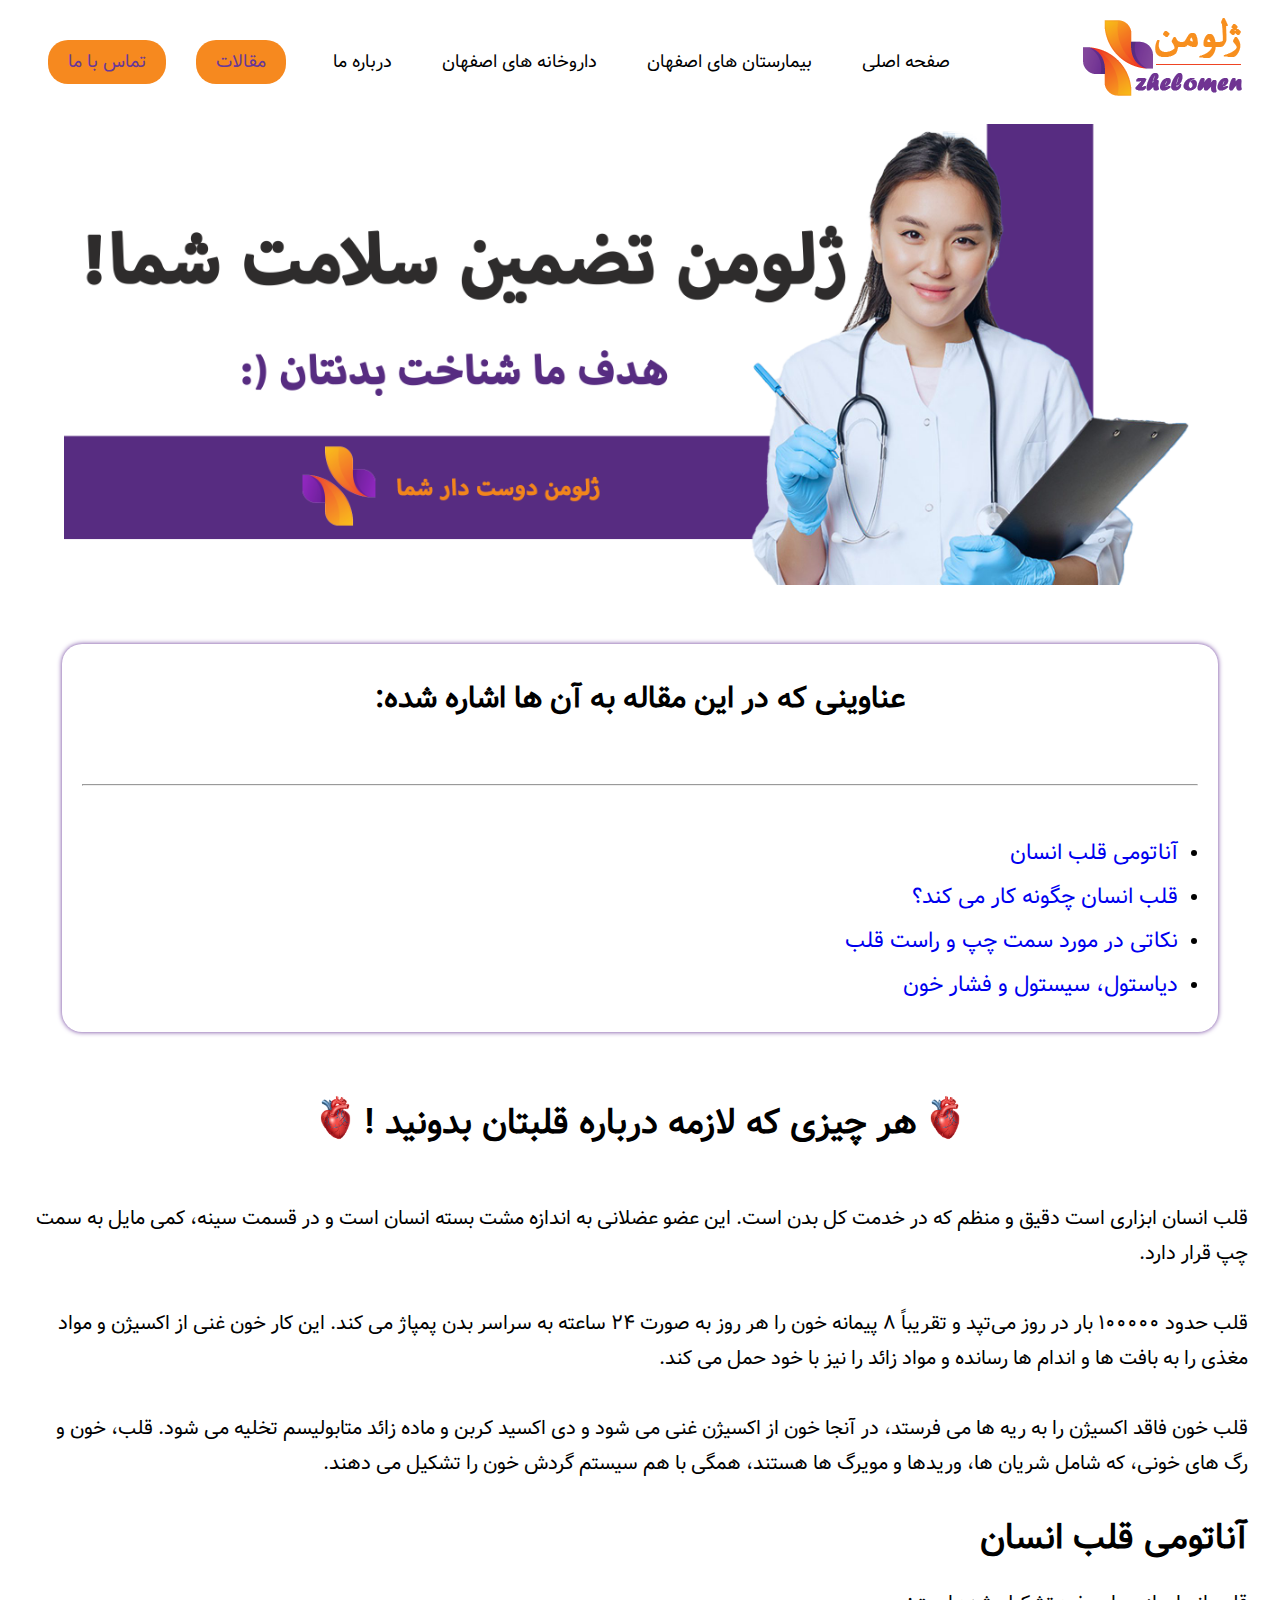
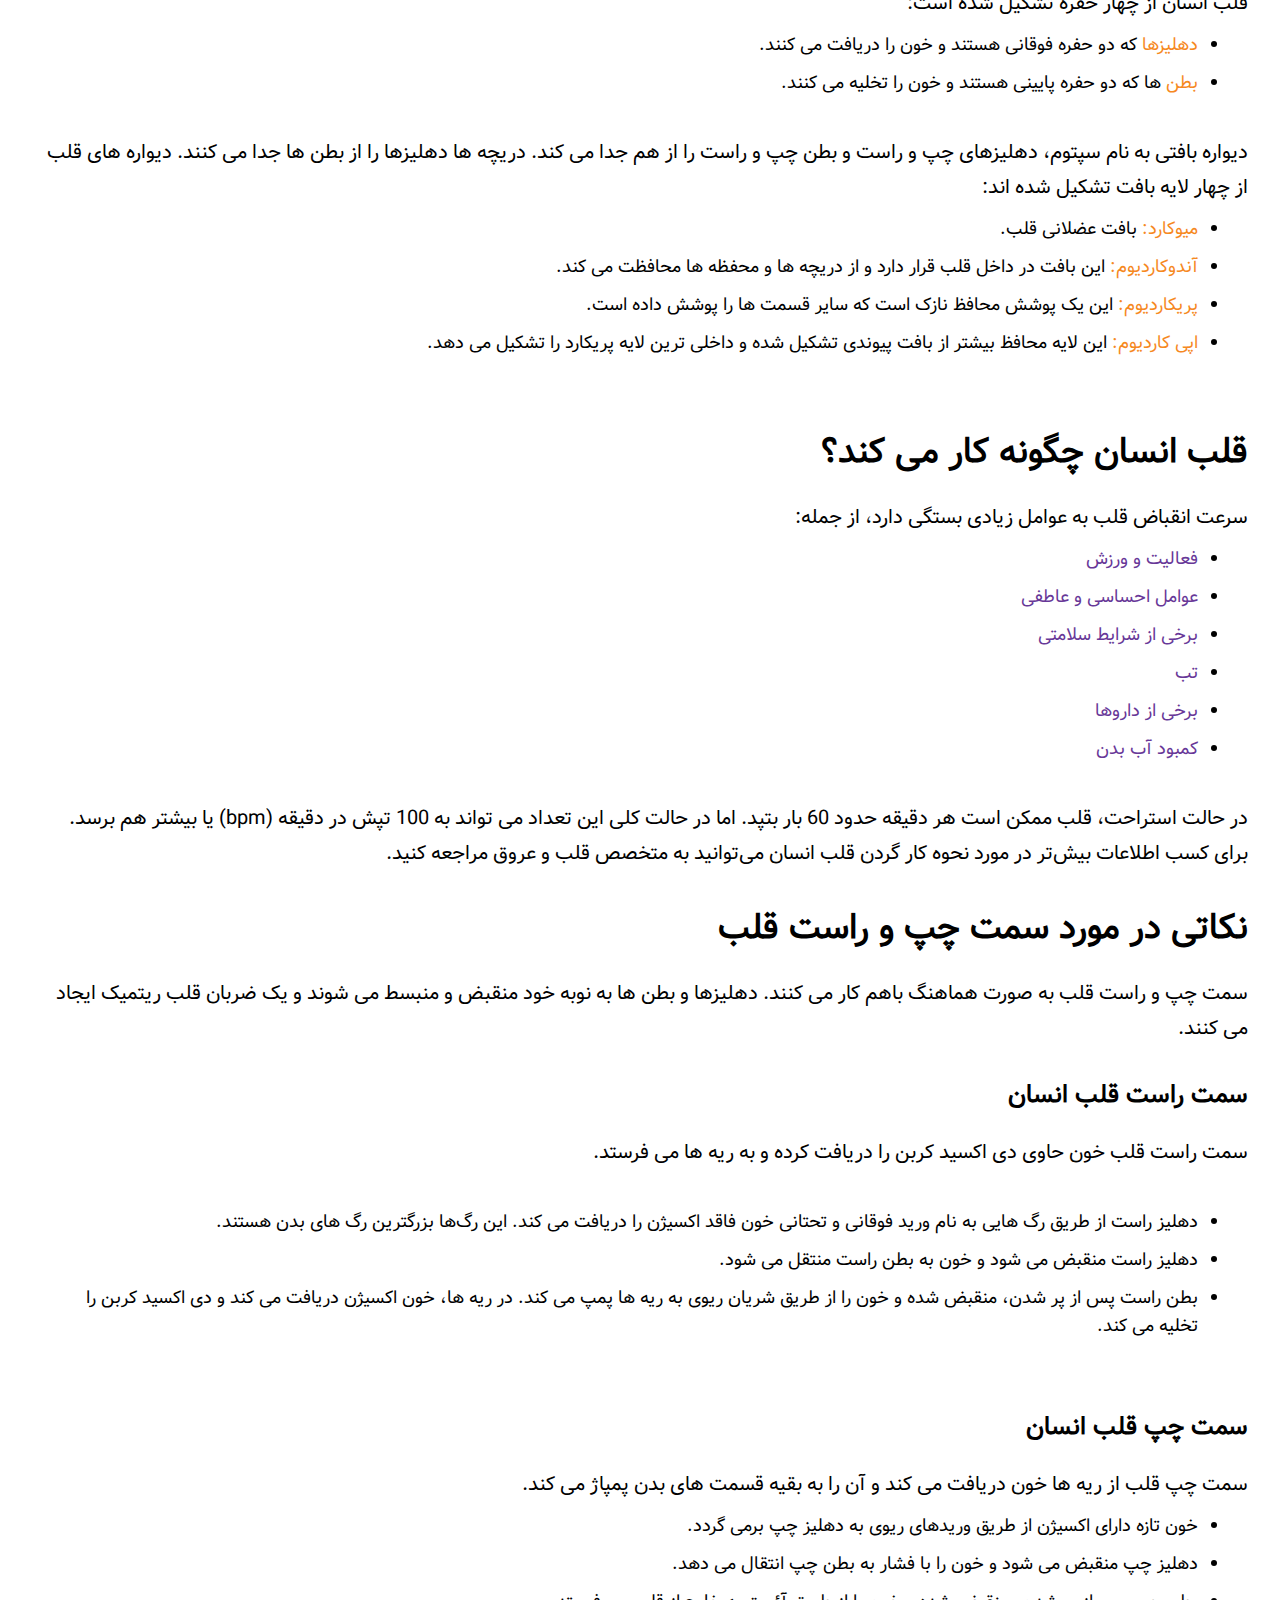
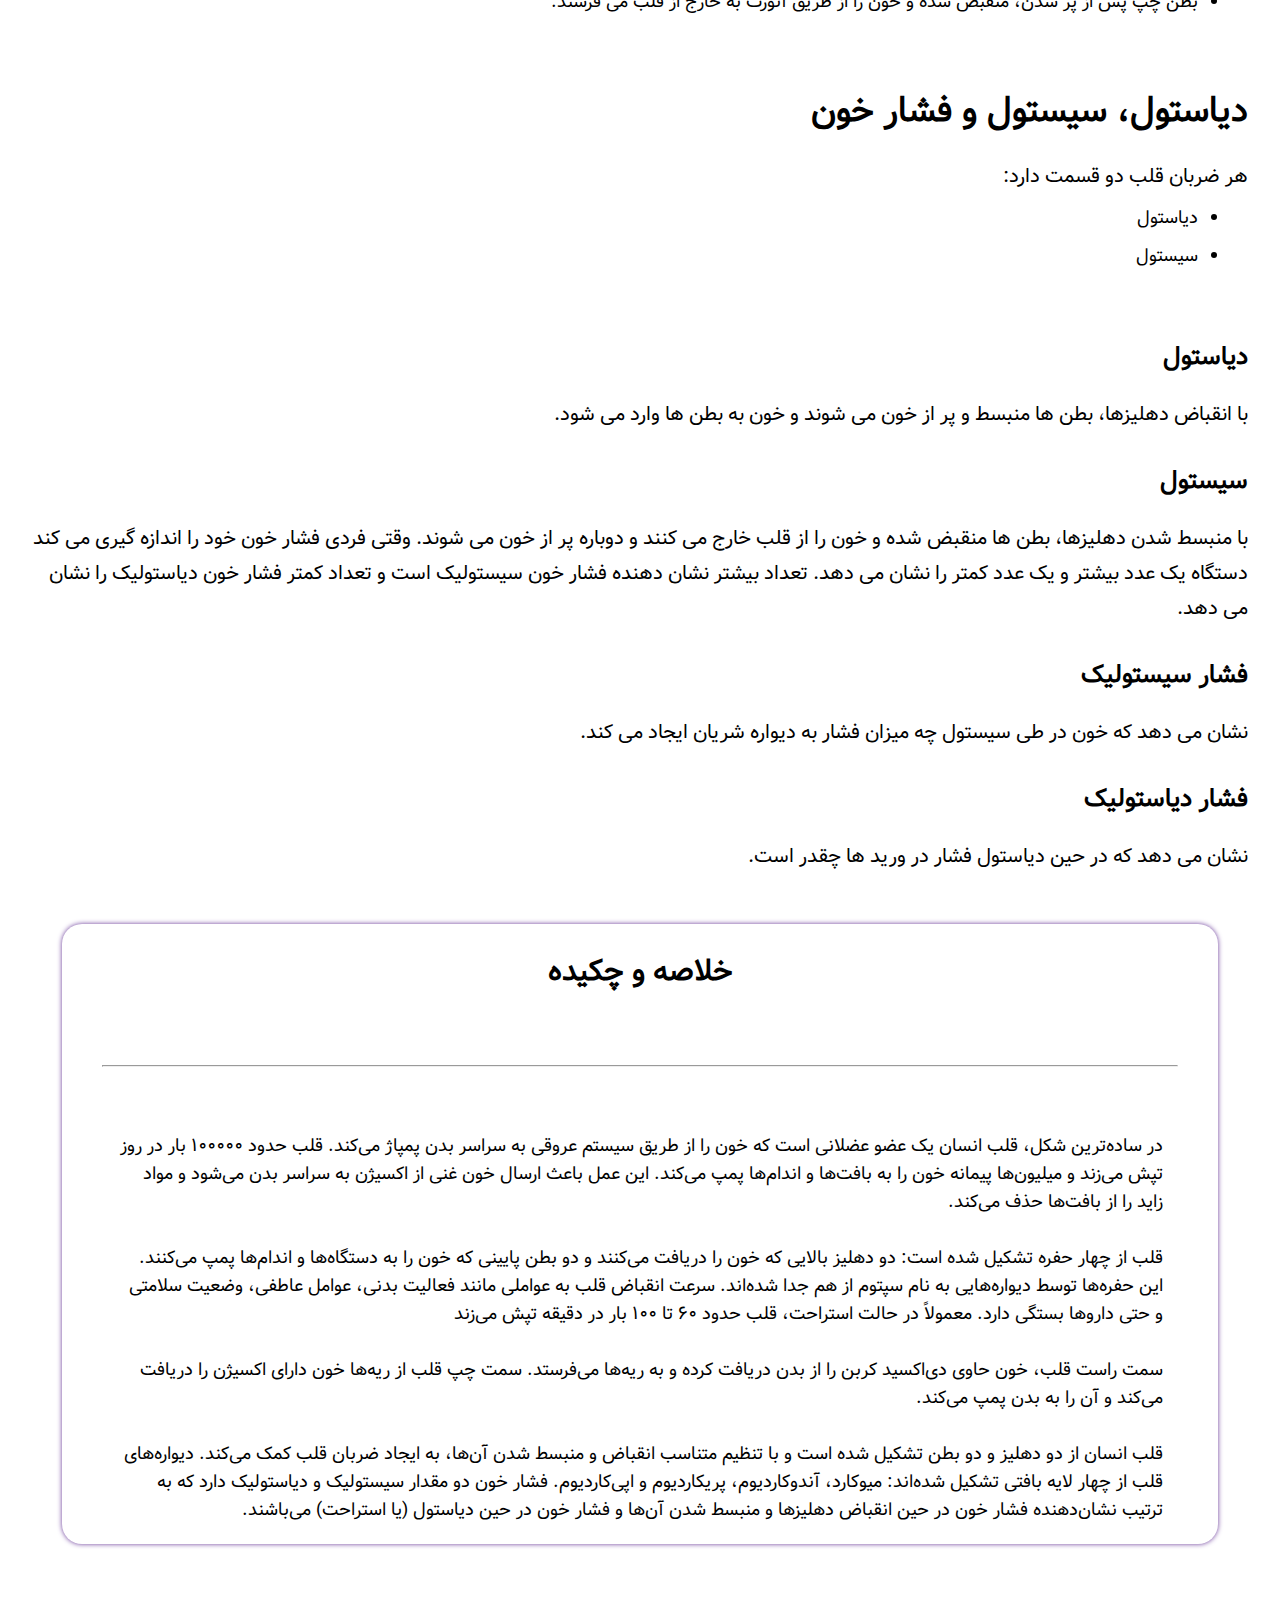
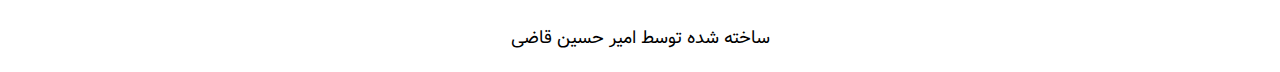
<file: about heart.html>
<!DOCTYPE html>
<html lang="en">

<head>
    <meta charset="UTF-8">
    <meta name="viewport" content="width=device-width, initial-scale=1.0">
    <title>ژلومن / zhelomen</title>
    <link rel="stylesheet" href="css/about heart.css">
    <link rel="stylesheet" href="css/homestyle.css">
    <link rel="stylesheet" href="css/media.css">
    <link rel="shortcut icon" href="photo/favicon.png" type="image/x-icon">
</head>

<body>
    <div class="container">
        <div class="text-area">
            <p>لطفا اول وارد صفحه اصلی شوید و سپس مجددا کلیک کنید !</p>
        </div>
    </div>
    <header>
        <div class="header-top">
            <div class="res-icon">
                <input type="checkbox" id="menu-ham-button" hidden>
                <label for="menu-ham-button">
                    <img src="photo/menu hamber.png" width="50px">
                    <img src="photo/colsejpg.webp" width="50px">
                </label>
                <nav>
                    <ul>
                        <li><a href="index.html">صفحه اصلی</a></li>
                        <hr>
                        <li><a href="hospital-esf.html">بیمارستان های اصفهان</a></li>
                        <hr>
                        <li><a href="darokhane.html">داروخانه های اصفهان</a></li>
                        <hr>
                        <li><a href="#">درباره ما</a></li>
                    </ul>
                </nav>
            </div>
            <div class="logo">
                <a href="index.html"><img src="photo/logo.webp" alt="Logo"></a>
            </div>
            <nav>
                <ul>
                    <li><a href="index.html">صفحه اصلی</a></li>
                    <li><a href="hospital-esf.html">بیمارستان های اصفهان</a></li>
                    <li><a href="darokhane.html">داروخانه های اصفهان</a></li>
                    <li><a id="about" href="#">درباره ما</a></li>
                </ul>
            </nav>
            <div class="nav-button">
                <a id="arBtn" href="#article">مقالات</a>
                <button id="number">تماس با ما</button>
            </div>
        </div>
        <div class="header-bottom">
            <div class="slider">
                <img src="photo/slider.webp" alt="slider">
            </div>
        </div>
    </header>
    <main>
        <div class="link">
            <h3>عناوینی که در این مقاله به آن ها اشاره شده:</h3>
            <hr>
            <ul class="list">

            </ul>
        </div>
        <div class="text">
            <h1><span><img src="photo/heart.webp"></span> هر چیزی که لازمه درباره قلبتان بدونید ! <span><img
                        src="photo/heart.webp"></span></h1>
        </div>
        <div class="dec">
            <p>قلب انسان ابزاری است دقیق و منظم که در خدمت کل بدن است. این عضو عضلانی به اندازه مشت بسته انسان است و در
                قسمت سینه، کمی مایل به سمت چپ قرار دارد.
                <br>
                <br>
                قلب حدود ۱۰۰۰۰۰ بار در روز می‌تپد و تقریباً ۸ پیمانه خون را هر روز به صورت ۲۴ ساعته به سراسر بدن پمپاژ
                می کند. این کار خون غنی از اکسیژن و مواد مغذی را به بافت ها و اندام ها رسانده و مواد زائد را نیز با خود
                حمل می کند.
                <br>
                <br>
                قلب خون فاقد اکسیژن را به ریه ها می فرستد، در آنجا خون از اکسیژن غنی می شود و دی اکسید کربن و ماده زائد
                متابولیسم تخلیه می شود. قلب، خون و رگ های خونی، که شامل شریان ها، وریدها و مویرگ ها هستند، همگی با هم
                سیستم گردش خون را تشکیل می دهند.
            </p>
            <h1 id="a">آناتومی قلب انسان</h1>
            <p>قلب انسان از چهار حفره تشکیل شده است:</p>
            <ul>
                <li><span>دهلیزها</span> که دو حفره فوقانی هستند و خون را دریافت می کنند.</li>
                <li><span>بطن</span> ها که دو حفره پایینی هستند و خون را تخلیه می کنند.</li>
            </ul>
            <br>
            <p>دیواره بافتی به نام سپتوم، دهلیزهای چپ و راست و بطن چپ و راست را از هم جدا می کند. دریچه ها دهلیزها را از
                بطن ها جدا می کنند. دیواره های قلب از چهار لایه بافت تشکیل شده اند:</p>
            <ul>
                <li><span>میوکارد:</span> بافت عضلانی قلب.</li>
                <li><span>آندوکاردیوم:</span> این بافت در داخل قلب قرار دارد و از دریچه ها و محفظه ها محافظت می کند.
                </li>
                <li><span>پریکاردیوم:</span> این یک پوشش محافظ نازک است که سایر قسمت ها را پوشش داده است.</li>
                <li><span>اپی کاردیوم:</span> این لایه محافظ بیشتر از بافت پیوندی تشکیل شده و داخلی ترین لایه پریکارد را
                    تشکیل می دهد.</li>
            </ul>
            <br>
            <h1 id="b">قلب انسان چگونه کار می کند؟</h1>
            <p>سرعت انقباض قلب به عوامل زیادی بستگی دارد، از جمله:</p>
            <ul class="purple">
                <li><span>فعالیت و ورزش</span></li>
                <li><span>عوامل احساسی و عاطفی</span></li>
                <li><span>برخی از شرایط سلامتی</span></li>
                <li><span>تب</span></li>
                <li><span>برخی از داروها</span></li>
                <li><span>کمبود آب بدن</span></li>
            </ul>
            <br>
            <p>در حالت استراحت، قلب ممکن است هر دقیقه حدود 60 بار بتپد. اما در حالت کلی این تعداد می تواند به 100 تپش در
                دقیقه (bpm) یا بیشتر هم برسد. برای کسب اطلاعات بیش‌تر در مورد نحوه کار گردن قلب انسان می‌توانید به متخصص
                قلب و عروق مراجعه کنید.</p>
            <h1 id="c">نکاتی در مورد سمت چپ و راست قلب</h1>
            <p>سمت چپ و راست قلب به صورت هماهنگ باهم کار می کنند. دهلیزها و بطن ها به نوبه خود منقبض و منبسط می شوند و
                یک ضربان قلب ریتمیک ایجاد می کنند.</p>
            <h2>سمت راست قلب انسان</h2>
            <p>سمت راست قلب خون حاوی دی اکسید کربن را دریافت کرده و به ریه ها می فرستد.</p>
            <br>
            <ul>
                <li>دهلیز راست از طریق رگ هایی به نام ورید فوقانی و تحتانی خون فاقد اکسیژن را دریافت می کند. این رگ‌ها
                    بزرگترین رگ های بدن هستند.</li>
                <li>دهلیز راست منقبض می شود و خون به بطن راست منتقل می شود.</li>
                <li>بطن راست پس از پر شدن، منقبض شده و خون را از طریق شریان ریوی به ریه ها پمپ می کند. در ریه ها، خون
                    اکسیژن دریافت می کند و دی اکسید کربن را تخلیه می کند.</li>
            </ul>
            <br>
            <h2>سمت چپ قلب انسان</h2>
            <p>سمت چپ قلب از ریه ها خون دریافت می کند و آن را به بقیه قسمت های بدن پمپاژ می کند.</p>
            <ul>
                <li>خون تازه دارای اکسیژن از طریق وریدهای ریوی به دهلیز چپ برمی گردد.</li>
                <li>دهلیز چپ منقبض می شود و خون را با فشار به بطن چپ انتقال می دهد.</li>
                <li>بطن چپ پس از پر شدن، منقبض شده و خون را از طریق آئورت به خارج از قلب می فرستد.</li>
            </ul>
            <br>
            <h1 id="d">دیاستول، سیستول و فشار خون</h1>
            <p>هر ضربان قلب دو قسمت دارد:</p>
            <ul>
                <li>دیاستول</li>
                <li>سیستول</li>
            </ul>
            <br>
            <h2>دیاستول</h2>
            <p>با انقباض دهلیزها، بطن ها منبسط و پر از خون می شوند و خون به بطن ها وارد می شود.</p>
            <h2>سیستول</h2>
            <p>با منبسط شدن دهلیزها، بطن ها منقبض شده و خون را از قلب خارج می کنند و دوباره پر از خون می شوند.

                وقتی فردی فشار خون خود را اندازه گیری می کند دستگاه یک عدد بیشتر و یک عدد کمتر را نشان می دهد. تعداد
                بیشتر نشان دهنده فشار خون سیستولیک است و تعداد کمتر فشار خون دیاستولیک را نشان می دهد.
            </p>
            <h2>فشار سیستولیک</h2>
            <p>نشان می دهد که خون در طی سیستول چه میزان فشار به دیواره شریان ایجاد می کند.</p>
            <h2>فشار دیاستولیک</h2>
            <p>نشان می دهد که در حین دیاستول فشار در ورید ها چقدر است.</p>
        </div>
        <div class="summry">
            <h4>خلاصه و چکیده </h4>
            <hr>
            <p>در ساده‌ترین شکل، قلب انسان یک عضو عضلانی است که خون را از طریق سیستم عروقی به سراسر بدن پمپاژ می‌کند.
                قلب حدود ۱۰۰۰۰۰ بار در روز تپش می‌زند و میلیون‌ها پیمانه خون را به بافت‌ها و اندام‌ها پمپ می‌کند. این
                عمل باعث ارسال خون غنی از اکسیژن به سراسر بدن می‌شود و مواد زاید را از بافت‌ها حذف می‌کند.
                <br>
                <br>
                قلب از چهار حفره تشکیل شده است: دو دهلیز بالایی که خون را دریافت می‌کنند و دو بطن پایینی که خون را به
                دستگاه‌ها و اندام‌ها پمپ می‌کنند. این حفره‌ها توسط دیواره‌هایی به نام سپتوم از هم جدا شده‌اند.

                سرعت انقباض قلب به عواملی مانند فعالیت بدنی، عوامل عاطفی، وضعیت سلامتی و حتی داروها بستگی دارد. معمولاً
                در حالت استراحت، قلب حدود ۶۰ تا ۱۰۰ بار در دقیقه تپش می‌زند
                <br>
                <br>
                سمت راست قلب، خون حاوی دی‌اکسید کربن را از بدن دریافت کرده و به ریه‌ها می‌فرستد. سمت چپ قلب از ریه‌ها
                خون دارای اکسیژن را دریافت می‌کند و آن را به بدن پمپ می‌کند.
                <br>
                <br>
                قلب انسان از دو دهلیز و دو بطن تشکیل شده است و با تنظیم متناسب انقباض و منبسط شدن آن‌ها، به ایجاد ضربان
                قلب کمک می‌کند. دیواره‌های قلب از چهار لایه بافتی تشکیل شده‌اند: میوکارد، آندوکاردیوم، پریکاردیوم و
                اپی‌کاردیوم.

                فشار خون دو مقدار سیستولیک و دیاستولیک دارد که به ترتیب نشان‌دهنده فشار خون در حین انقباض دهلیزها و
                منبسط شدن آن‌ها و فشار خون در حین دیاستول (یا استراحت) می‌باشند.
            </p>
        </div>
    </main>
    <footer>
        <p>ساخته شده توسط امیر حسین قاضی</p>
    </footer>
</body>
<script src="script/article.js"></script>
<script src="script/numberId.js"></script>
<script src="script/scrool.js"></script>
</html>
</file>
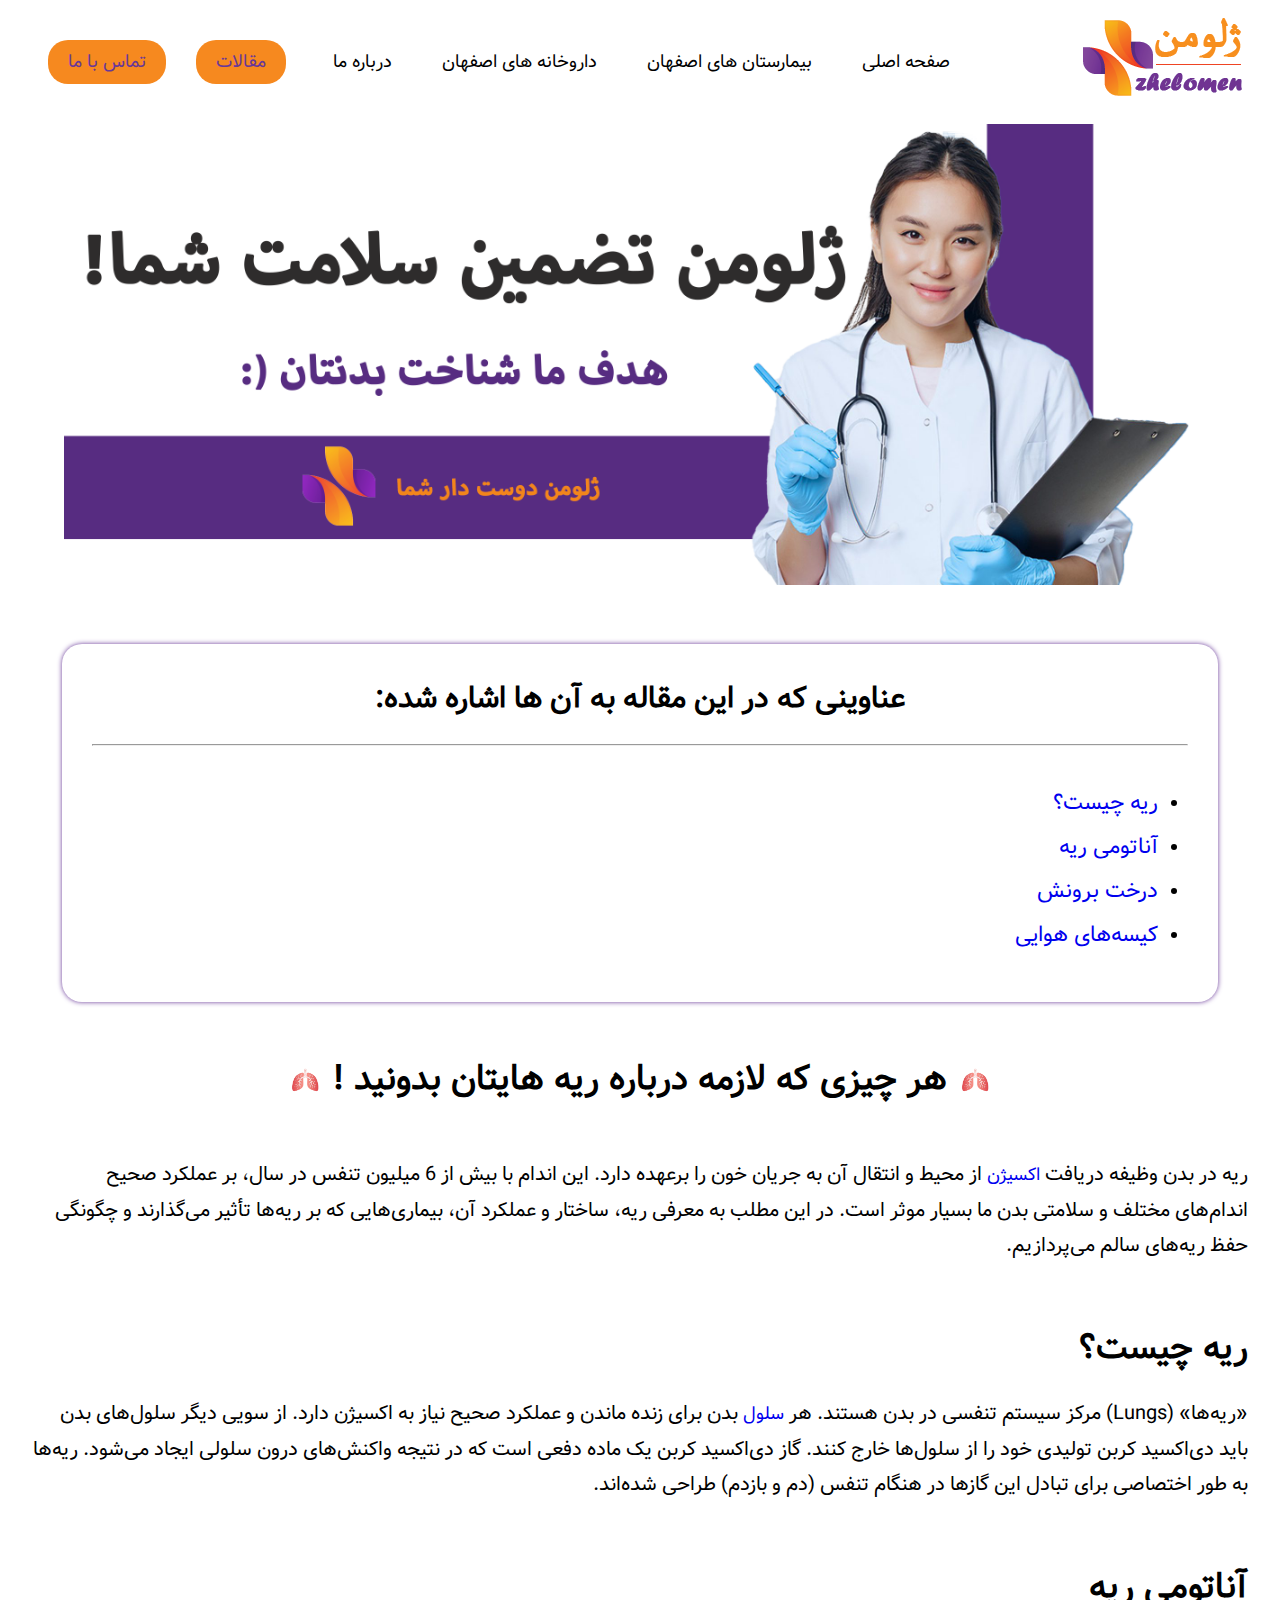
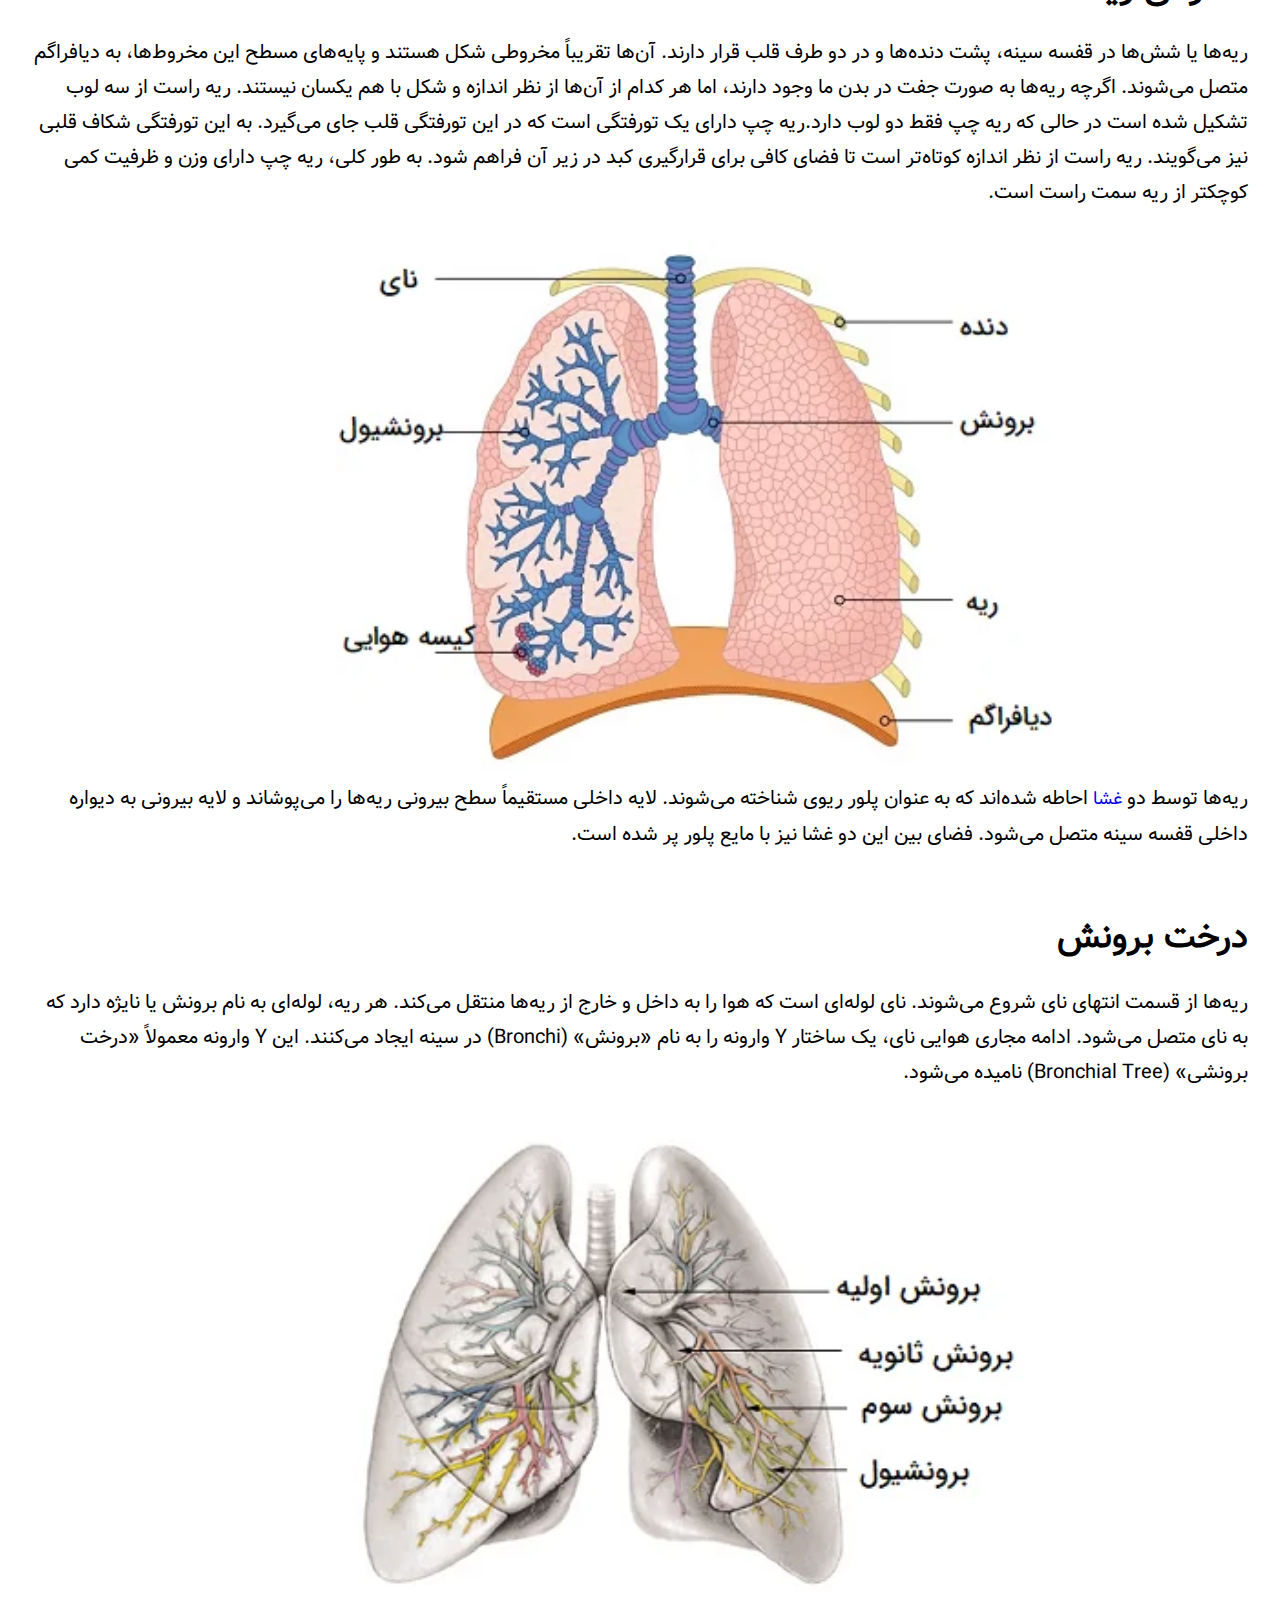
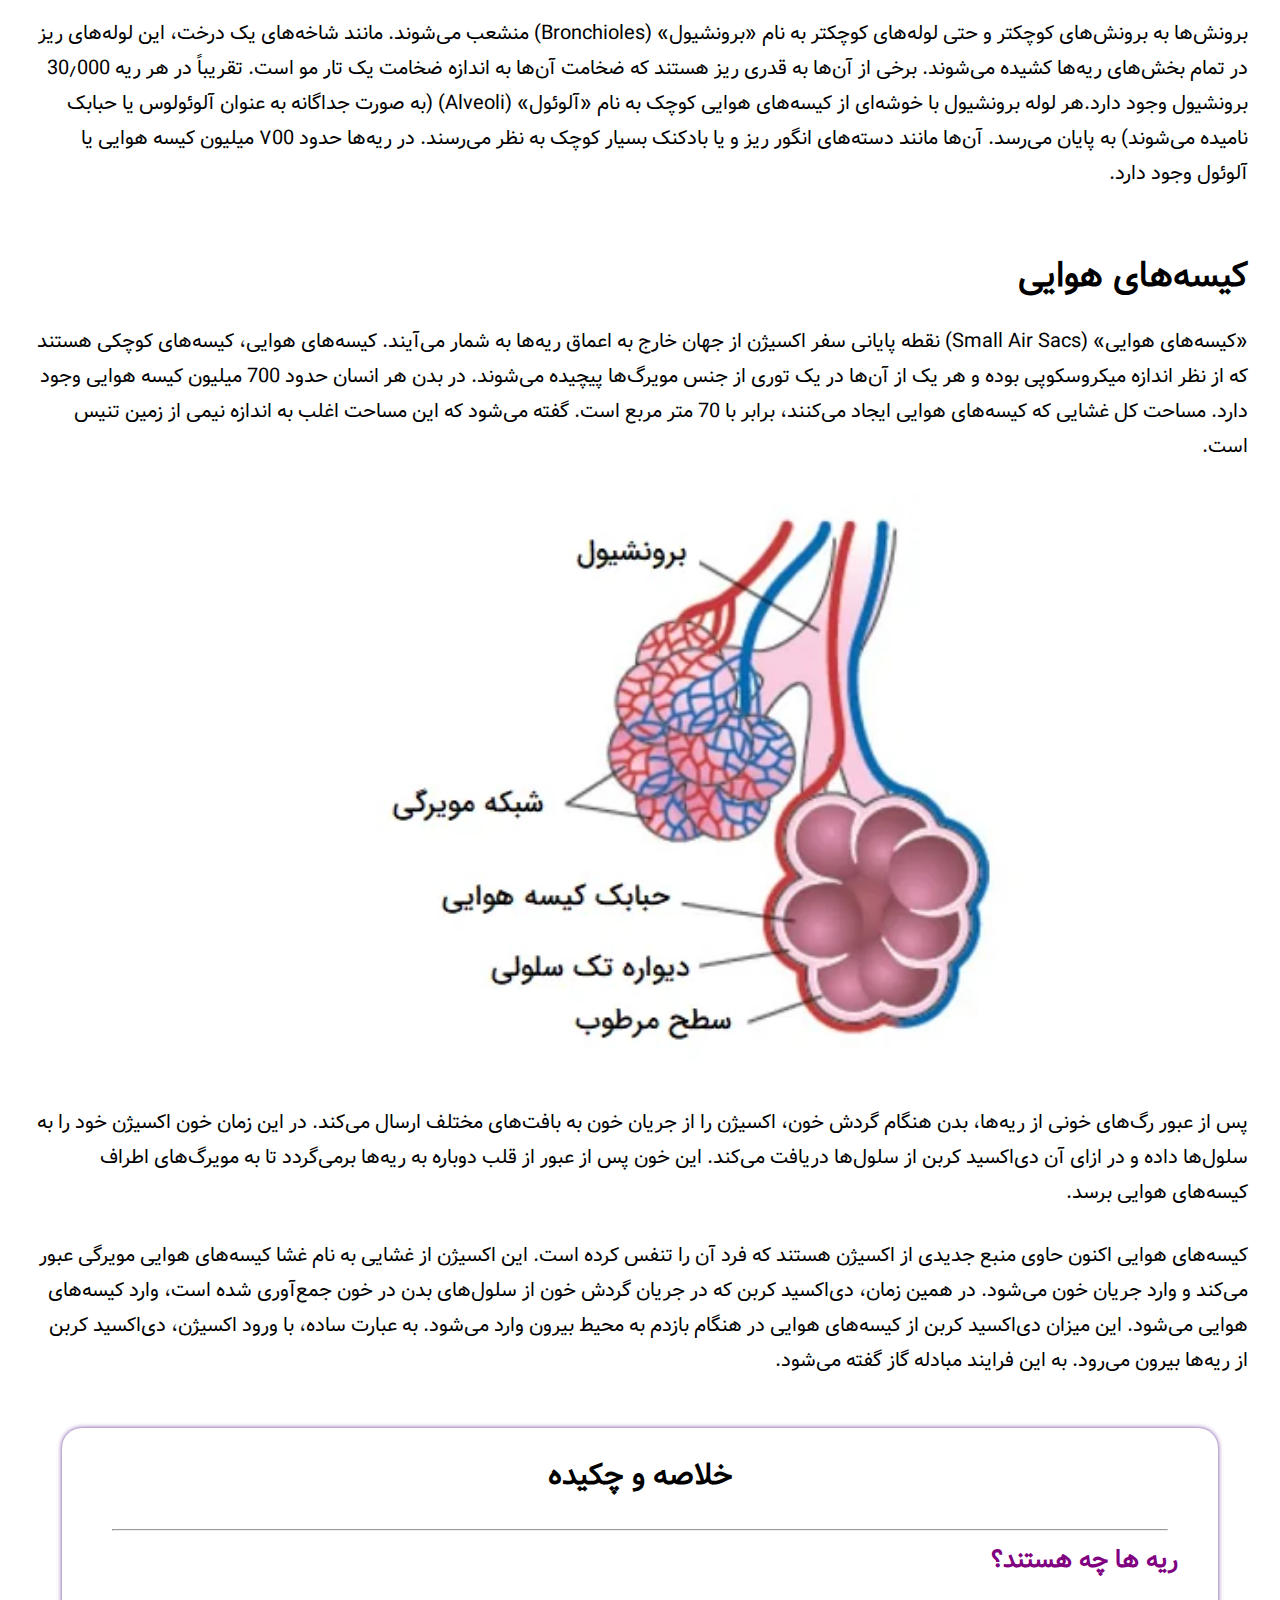
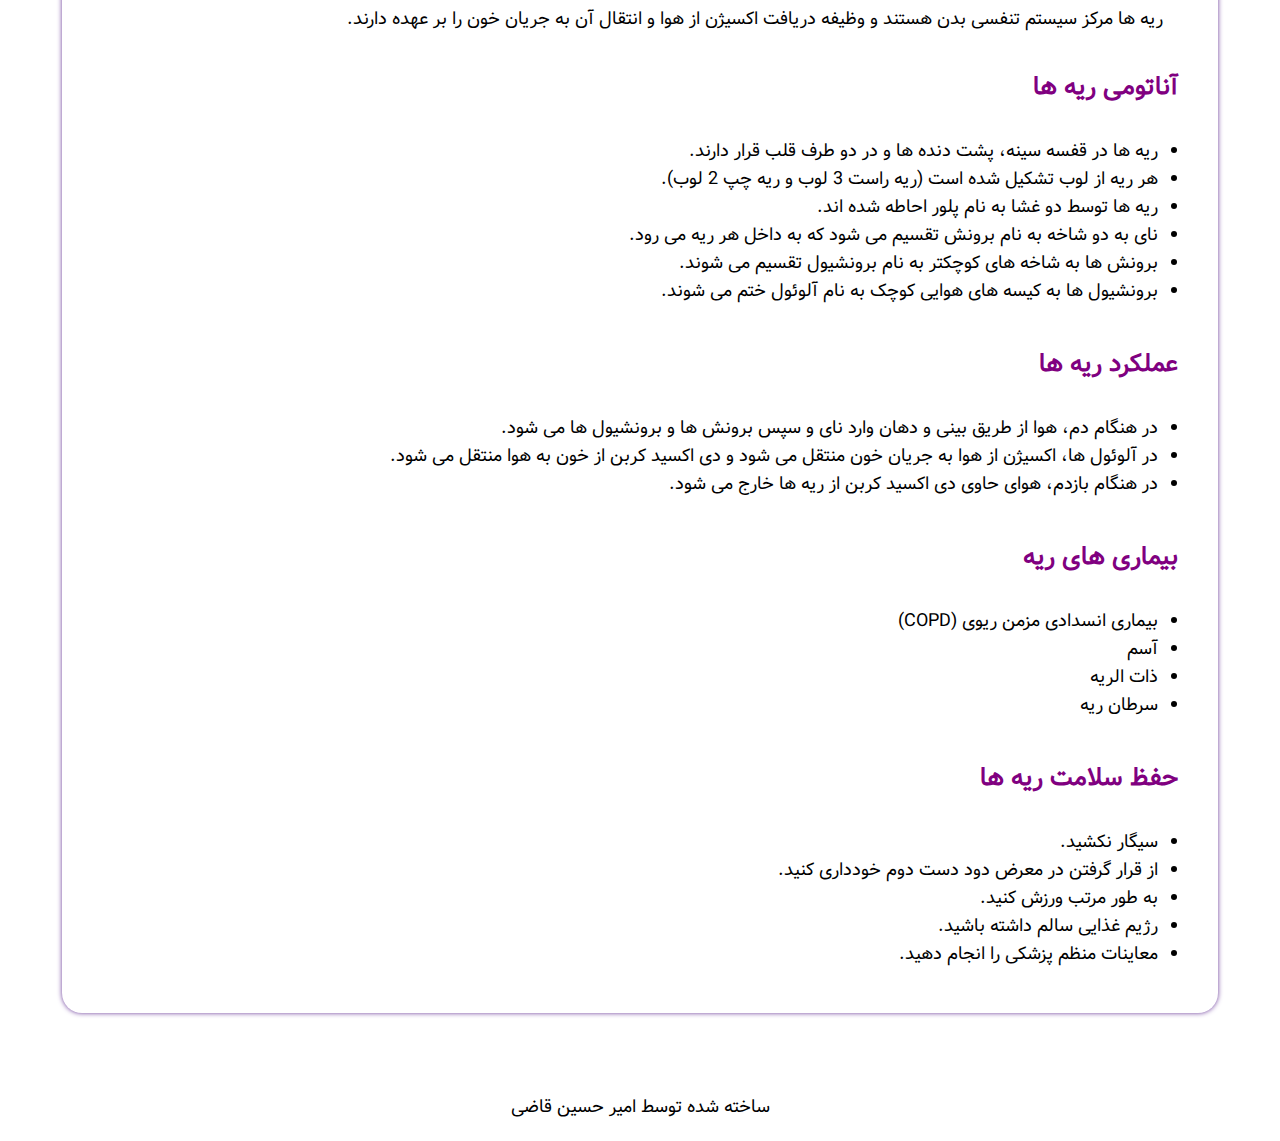
<file: about riye.html>
<!DOCTYPE html>
<html lang="en">

<head>
    <meta charset="UTF-8">
    <meta name="viewport" content="width=device-width, initial-scale=1.0">
    <link rel="stylesheet" href="css/homestyle.css">
    <link rel="stylesheet" href="css/about heart.css">
    <link rel="stylesheet" href="css/about riye.css">
    <link rel="stylesheet" href="css/media.css">
    <link rel="shortcut icon" href="photo/favicon.png" type="image/x-icon">
    <title>ژلومن / zhelomen</title>
</head>

<body>
    <div class="container">
        <div class="text-area">
            <p>لطفا اول وارد صفحه اصلی شوید و سپس مجددا کلیک کنید !</p>
        </div>
    </div>
    <header>
        <div class="header-top">
            <div class="res-icon">
                <input type="checkbox" id="menu-ham-button" hidden>
                <label for="menu-ham-button">
                    <img src="photo/menu hamber.png" width="50px">
                    <img src="photo/colsejpg.webp" width="50px">
                </label>
                <nav>
                    <ul>
                        <li><a href="index.html">صفحه اصلی</a></li>
                        <hr>
                        <li><a href="hospital-esf.html">بیمارستان های اصفهان</a></li>
                        <hr>
                        <li><a href="darokhane.html">داروخانه های اصفهان</a></li>
                        <hr>
                        <li><a href="#">درباره ما</a></li>
                    </ul>
                </nav>
            </div>
            <div class="logo">
                <a href="index.html"><img src="photo/logo.webp" alt="Logo"></a>
            </div>
            <nav>
                <ul>
                    <li><a href="index.html">صفحه اصلی</a></li>
                    <li><a href="hospital-esf.html">بیمارستان های اصفهان</a></li>
                    <li><a href="darokhane.html">داروخانه های اصفهان</a></li>
                    <li><a id="about" href="#">درباره ما</a></li>
                </ul>
            </nav>
            <div class="nav-button">
                <a id="arBtn" href="#article">مقالات</a>
                <button id="number">تماس با ما</button>
            </div>
        </div>
        <div class="header-bottom">
            <div class="slider">
                <img src="photo/slider.webp" alt="slider">
            </div>
        </div>
    </header>
    <main>
        <div class="link">
            <h3>عناوینی که در این مقاله به آن ها اشاره شده:</h3>
            <hr>
            <ul class="list">

            </ul>
        </div>
        <div class="text">
            <h1><span><img src="photo/rie.png"></span> هر چیزی که لازمه درباره ریه هایتان بدونید ! <span><img
                        src="photo/rie.png"></span></h1>
        </div>
        <div class="dec">
            <p>ریه در بدن وظیفه دریافت <a
                    href="https://blog.faradars.org/%D8%A7%DA%A9%D8%B3%DB%8C%DA%98%D9%86-%DA%86%DB%8C%D8%B3%D8%AA/">اکسیژن</a>
                از محیط و انتقال آن به جریان خون را برعهده دارد. این اندام با بیش از 6 میلیون تنفس در سال، بر عملکرد
                صحیح اندام‌های مختلف و سلامتی بدن ما بسیار موثر است. در این مطلب به معرفی ریه، ساختار و عملکرد آن،
                بیماری‌هایی که بر ریه‌ها تأثیر می‌گذارند و چگونگی حفظ ریه‌های سالم می‌پردازیم.</p>
            <br>
            <h1 id="a">ریه چیست؟</h1>
            <p>«ریه‌ها» (Lungs) مرکز سیستم تنفسی در بدن هستند. هر<a
                    href="https://blog.faradars.org/%D8%B3%D9%84%D9%88%D9%84-%DA%86%DB%8C%D8%B3%D8%AA/"> سلول</a> بدن
                برای
                زنده ماندن و عملکرد صحیح نیاز به اکسیژن دارد. از سویی دیگر سلول‌های بدن باید دی‌اکسید کربن تولیدی خود را
                از
                سلول‌ها خارج کنند. گاز دی‌اکسید کربن یک ماده دفعی است که در نتیجه واکنش‌های درون سلولی ایجاد می‌شود.
                ریه‌ها
                به طور اختصاصی برای تبادل این گازها در هنگام تنفس (دم و بازدم) طراحی شده‌اند.</p>
            <br>
            <h1 id="b">آناتومی ریه</h1>
            <p>ریه‌ها یا شش‌ها در قفسه سینه، پشت دنده‌ها و در دو طرف قلب قرار دارند. آن‌ها تقریباً مخروطی شکل هستند و
                پایه‌های مسطح این مخروط‌ها، به دیافراگم متصل می‌شوند. اگرچه ریه‌ها به صورت جفت در بدن ما وجود دارند، اما
                هر
                کدام از آن‌ها از نظر اندازه و شکل با هم یکسان نیستند. ریه راست از سه لوب تشکیل شده است در حالی که ریه چپ
                فقط
                دو لوب دارد.ریه چپ دارای یک تورفتگی است که در این تورفتگی قلب جای می‌گیرد. به این تورفتگی شکاف قلبی نیز
                می‌گویند. ریه راست از نظر اندازه کوتاه‌تر است تا فضای کافی برای قرارگیری کبد در زیر آن فراهم شود. به طور
                کلی، ریه چپ دارای وزن و ظرفیت کمی کوچکتر از ریه سمت راست است.</p>
            <br>
            <img src="photo/riye-info.webp">
            <br>
            <p>ریه‌ها توسط دو <a
                    href="https://blog.faradars.org/%D8%BA%D8%B4%D8%A7%DB%8C-%D8%B3%D9%84%D9%88%D9%84%DB%8C/">غشا</a>
                احاطه
                شده‌اند که به عنوان پلور ریوی شناخته می‌شوند. لایه داخلی مستقیماً سطح بیرونی ریه‌ها را می‌پوشاند و لایه
                بیرونی به دیواره داخلی قفسه سینه متصل می‌شود. فضای بین این دو غشا نیز با مایع پلور پر شده‌ است.</p>
            <br>
            <h1 id="c">درخت برونش</h1>
            <p>ریه‌‌ها از قسمت انتهای نای شروع می‌شوند. نای لوله‌ای است که هوا را به داخل و خارج از ریه‌‌ها منتقل
                می‌کند. هر
                ریه، لوله‌ای به نام برونش یا نایژه دارد که به نای متصل می‌شود. ادامه مجاری هوایی نای، یک ساختار Y وارونه
                را
                به نام «برونش» (Bronchi) در سینه ایجاد می‌کنند. این Y وارونه معمولاً «درخت برونشی» (Bronchial Tree)
                نامیده
                می‌شود.</p>
            <br>
            <img src="photo/riye-info2.webp">
            <br>
            <p>برونش‌ها به برونش‌های کوچکتر و حتی لوله‌‌های کوچکتر به نام «برونشیول» (Bronchioles) منشعب می‌شوند. مانند
                شاخه‌‌های یک درخت، این لوله‌‌های ریز در تمام بخش‌های ریه‌ها کشیده می‌شوند. برخی از آن‌ها به قدری ریز
                هستند
                که ضخامت آن‌ها به اندازه ضخامت یک تار مو است. تقریباً در هر ریه 30٫000 برونشیول وجود دارد.هر لوله
                برونشیول
                با خوشه‌ای از کیسه‌‌های هوایی کوچک به نام «آلوئول» (Alveoli) (به صورت جداگانه به عنوان آلوئولوس یا حبابک
                نامیده می‌شوند) به پایان می‌رسد. آن‌ها مانند دسته‌‌های انگور ریز و یا بادکنک بسیار کوچک به نظر می‌رسند.
                در
                ریه‌‌ها حدود ۷00 میلیون کیسه هوایی یا آلوئول وجود دارد.</p>
            <br>
            <h1 id="d">کیسه‌های هوایی‌</h1>
            <p>«کیسه‌های هوایی‌» (Small Air Sacs) نقطه پایانی سفر اکسیژن از جهان خارج به اعماق ریه‌‌ها به شمار می‌آیند.
                کیسه‌های هوایی‌‌، کیسه‌‌های کوچکی هستند که از نظر اندازه میکروسکوپی بوده و هر یک از آن‌ها در یک توری از
                جنس
                مویرگ‌‌ها پیچیده می‌شوند. در بدن هر انسان حدود 700 میلیون کیسه‌ هوایی وجود دارد. مساحت کل غشایی که
                کیسه‌های
                هوایی ایجاد می‌کنند، برابر با 70 متر مربع است. گفته می‌شود که این مساحت اغلب به اندازه نیمی از زمین تنیس
                است.</p>
            <br>
            <img src="photo/riye-info3.webp">
            <br>
            <p>پس از عبور رگ‌های خونی از ریه‌‌ها، بدن هنگام گردش خون، اکسیژن را از جریان خون به بافت‌های مختلف ارسال
                می‌کند.
                در این زمان خون اکسیژن خود را به سلول‌ها داده و در ازای آن دی‌اکسید کربن از سلول‌ها دریافت می‌کند. این
                خون
                پس از عبور از قلب دوباره به ریه‌ها برمی‌گردد تا به مویرگ‌های اطراف کیسه‌های هوایی برسد.</p>
            <br>
            <p>کیسه‌های هوایی‌ اکنون حاوی منبع جدیدی از اکسیژن هستند که فرد آن را تنفس کرده است. این اکسیژن از غشایی به
                نام
                غشا کیسه‌های هوایی مویرگی عبور می‌کند و وارد جریان خون می‌شود. در همین زمان، دی‌اکسید کربن که در جریان
                گردش
                خون از سلول‌های بدن در خون جمع‌آوری شده است، وارد کیسه‌های هوایی‌ می‌شود. این میزان دی‌اکسید کربن از
                کیسه‌های هوایی در هنگام بازدم به محیط بیرون وارد می‌شود. به عبارت ساده، با ورود اکسیژن، دی‌اکسید کربن از
                ریه‌ها بیرون می‌رود. به این فرایند مبادله گاز گفته می‌شود.</p>
        </div>
        <div class="summry">
            <h4>خلاصه و چکیده </h4>
            <hr>
            <div class="section">
                <h2>ریه ها چه هستند؟</h2>
                <p>ریه ها مرکز سیستم تنفسی بدن هستند و وظیفه دریافت اکسیژن از هوا و انتقال آن به جریان خون را بر عهده
                    دارند.</p>
            </div>

            <div class="section">
                <h2>آناتومی ریه ها</h2>
                <ul>
                    <li>ریه ها در قفسه سینه، پشت دنده ها و در دو طرف قلب قرار دارند.</li>
                    <li>هر ریه از لوب تشکیل شده است (ریه راست 3 لوب و ریه چپ 2 لوب).</li>
                    <li>ریه ها توسط دو غشا به نام پلور احاطه شده اند.</li>
                    <li>نای به دو شاخه به نام برونش تقسیم می شود که به داخل هر ریه می رود.</li>
                    <li>برونش ها به شاخه های کوچکتر به نام برونشیول تقسیم می شوند.</li>
                    <li>برونشیول ها به کیسه های هوایی کوچک به نام آلوئول ختم می شوند.</li>
                </ul>
            </div>

            <div class="section">
                <h2>عملکرد ریه ها</h2>
                <ul>
                    <li>در هنگام دم، هوا از طریق بینی و دهان وارد نای و سپس برونش ها و برونشیول ها می شود.</li>
                    <li>در آلوئول ها، اکسیژن از هوا به جریان خون منتقل می شود و دی اکسید کربن از خون به هوا منتقل می
                        شود.</li>
                    <li>در هنگام بازدم، هوای حاوی دی اکسید کربن از ریه ها خارج می شود.</li>
                </ul>
            </div>

            <div class="section">
                <h2>بیماری های ریه</h2>
                <ul>
                    <li>بیماری انسدادی مزمن ریوی (COPD)</li>
                    <li>آسم</li>
                    <li>ذات الریه</li>
                    <li>سرطان ریه</li>
                </ul>
            </div>

            <div class="section">
                <h2>حفظ سلامت ریه ها</h2>
                <ul>
                    <li>سیگار نکشید.</li>
                    <li>از قرار گرفتن در معرض دود دست دوم خودداری کنید.</li>
                    <li>به طور مرتب ورزش کنید.</li>
                    <li>رژیم غذایی سالم داشته باشید.</li>
                    <li>معاینات منظم پزشکی را انجام دهید.</li>
                </ul>
            </div>
        </div>
    </main>
    <footer>
        <p>ساخته شده توسط امیر حسین قاضی</p>
    </footer>
</body>
<script src="script/article.js"></script>
<script src="script/numberId.js"></script>
<script src="script/scrool.js"></script>
</html>
</file>
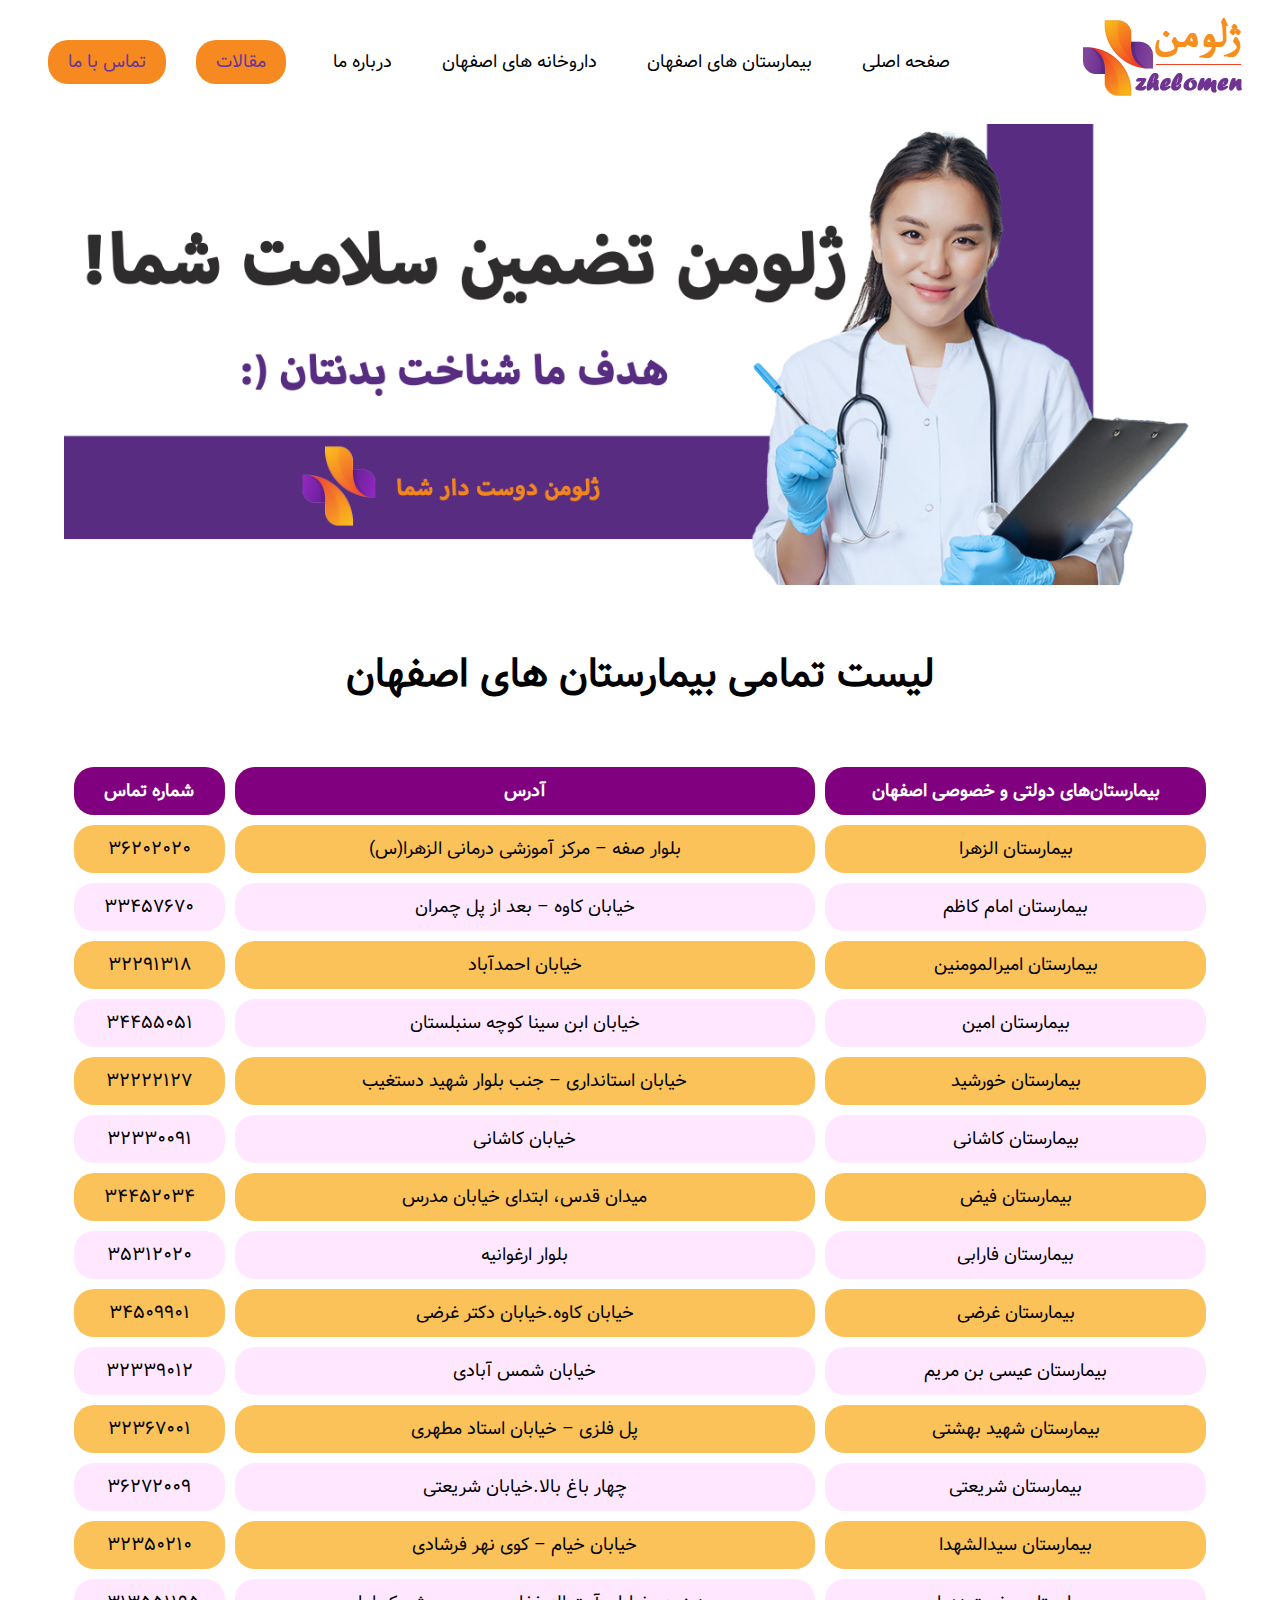
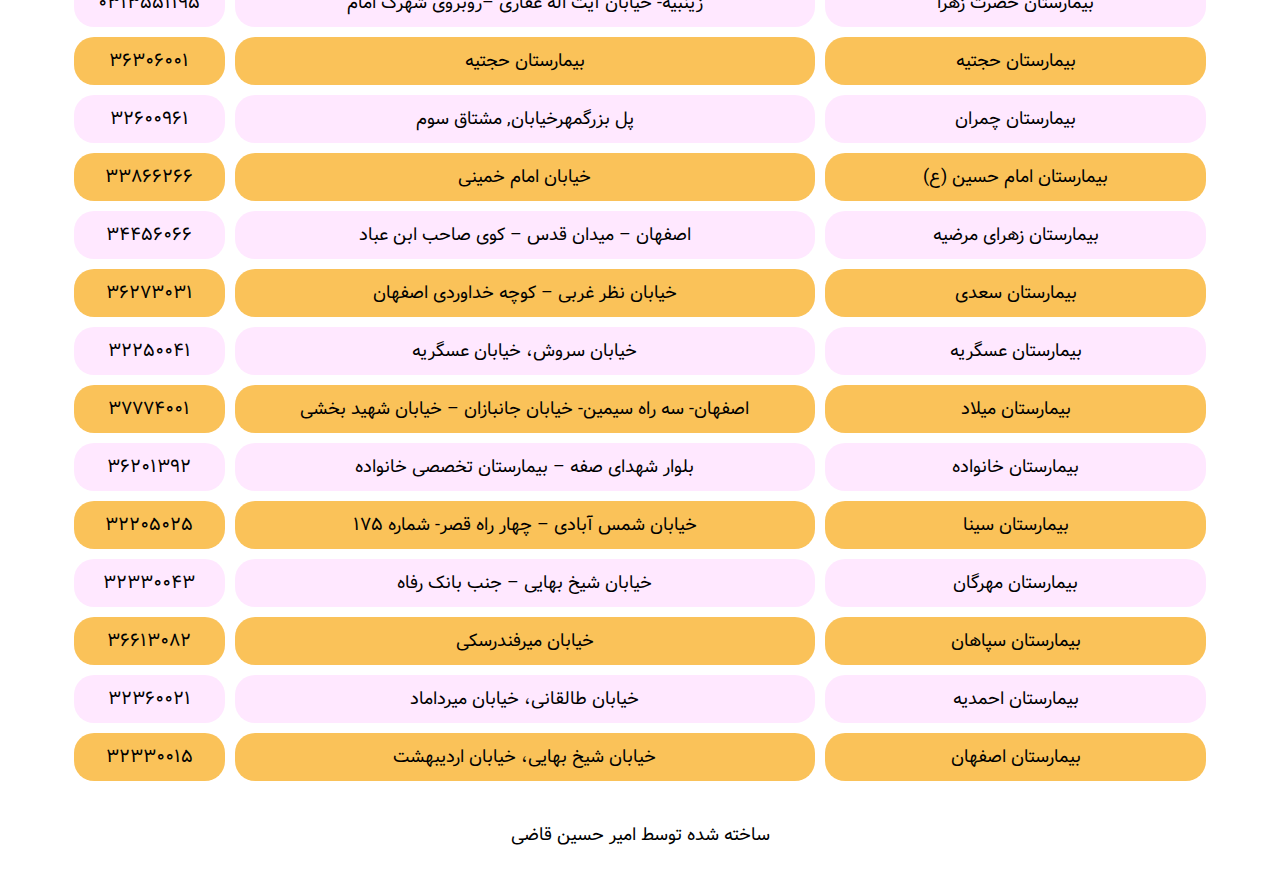
<file: hospital-esf.html>
<!DOCTYPE html>
<html lang="en">

<head>
    <meta charset="UTF-8">
    <meta name="viewport" content="width=device-width, initial-scale=1.0">
    <title>ژلومن / zhelomen</title>
    <link rel="stylesheet" href="css/homestyle.css">
    <link rel="stylesheet" href="css/media.css">
    <link rel="stylesheet" href="css/hospital of esf.css">
    <link rel="shortcut icon" href="photo/favicon.png" type="image/x-icon">
</head>

<body>
    <div class="container">
        <div class="text-area">
            <p>لطفا اول وارد صفحه اصلی شوید و سپس مجددا کلیک کنید !</p>
        </div>
    </div>
    <header>
        <div class="header-top">
            <div class="res-icon">
                <input type="checkbox" id="menu-ham-button" hidden>
                <label for="menu-ham-button">
                    <img src="photo/menu hamber.png" width="50px">
                    <img src="photo/colsejpg.webp" width="50px">
                </label>
                <nav>
                    <ul>
                        <li><a href="index.html">صفحه اصلی</a></li>
                        <hr>
                        <li><a href="hospital-esf.html">بیمارستان های اصفهان</a></li>
                        <hr>
                        <li><a href="darokhane.html">داروخانه های اصفهان</a></li>
                        <hr>
                        <li><a id="about" href="#">درباره ما</a></li>
                    </ul>
                </nav>
            </div>
            <div class="logo">
                <a href="index.html"><img src="photo/logo.webp" alt="Logo"></a>
            </div>
            <nav>
                <ul>
                    <li><a href="index.html">صفحه اصلی</a></li>
                    <li><a href="hospital-esf.html">بیمارستان های اصفهان</a></li>
                    <li><a href="darokhane.html">داروخانه های اصفهان</a></li>
                    <li><a id="about" href="#">درباره ما</a></li>
                </ul>
            </nav>
            <div class="nav-button">
                <a id="arBtn" href="#article">مقالات</a>
                <button id="number">تماس با ما</button>
            </div>
        </div>
        <div class="header-bottom">
            <div class="slider">
                <img src="photo/slider.webp" alt="slider">
            </div>
        </div>
    </header>
    <main>
        <h1>لیست تمامی بیمارستان های اصفهان</h1>
        <table cellspacing="10" cellpadding="0">
            <thead>
                <tr>
                    <th>بیمارستان‌های دولتی و خصوصی اصفهان</th>
                    <th>آدرس</th>
                    <th>شماره تماس</th>
                </tr>
            </thead>
            <tbody>
                <tr>
                    <td>بیمارستان الزهرا</td>
                    <td>بلوار صفه – مرکز آموزشی درمانی الزهرا(س)</td>
                    <td>۳۶۲۰۲۰۲۰</td>
                </tr>
                <tr>
                    <td>بیمارستان امام کاظم</td>
                    <td>خیابان کاوه – بعد از پل چمران</td>
                    <td>۳۳۴۵۷۶۷۰</td>
                </tr>
                <tr>
                    <td>بیمارستان امیرالمومنین</td>
                    <td> خیابان احمدآباد</td>
                    <td>۳۲۲۹۱۳۱۸</td>
                </tr>
                <tr>
                    <td>بیمارستان امین</td>
                    <td>خیابان ابن سینا کوچه سنبلستان</td>
                    <td> ۳۴۴۵۵۰۵۱</td>
                </tr>
                <tr>
                    <td>بیمارستان خورشید</td>
                    <td>خیابان استانداری – جنب بلوار شهید دستغیب</td>
                    <td>۳۲۲۲۲۱۲۷</td>
                </tr>
                <tr>
                    <td>بیمارستان کاشانی</td>
                    <td>خیابان کاشانی</td>
                    <td>۳۲۳۳۰۰۹۱</td>
                </tr>
                <tr>
                    <td>بیمارستان فیض</td>
                    <td> میدان قدس، ابتدای خیابان مدرس</td>
                    <td>۳۴۴۵۲۰۳۴</td>
                </tr>
                <tr>
                    <td>بیمارستان فارابی</td>
                    <td>بلوار ارغوانیه </td>
                    <td>۳۵۳۱۲۰۲۰</td>
                </tr>
                <tr>
                    <td>بیمارستان غرضی</td>
                    <td>خیابان کاوه.خیابان دکتر غرضی</td>
                    <td>۳۴۵۰۹۹۰۱</td>
                </tr>
                <tr>
                    <td>بیمارستان عیسی بن مریم</td>
                    <td>خیابان شمس آبادی</td>
                    <td>۳۲۳۳۹۰۱۲</td>
                </tr>
                <tr>
                    <td>بیمارستان شهید بهشتی</td>
                    <td>پل فلزی – خیابان استاد مطهری</td>
                    <td>۳۲۳۶۷۰۰۱</td>
                </tr>
                <tr>
                    <td>بیمارستان شریعتی</td>
                    <td> چهار باغ بالا.خیابان شریعتی</td>
                    <td>۳۶۲۷۲۰۰۹</td>
                </tr>
                <tr>
                    <td>بیمارستان سیدالشهدا</td>
                    <td>خیابان خیام – کوی نهر فرشادی</td>
                    <td> ۳۲۳۵۰۲۱۰</td>
                </tr>
                <tr>
                    <td>بیمارستان حضرت زهرا</td>
                    <td> زینبیه- خیابان آیت اله غفاری –روبروی شهرک امام</td>
                    <td>۰۳۱۳۵۵۱۱۹۵</td>
                </tr>
                <tr>
                    <td>بیمارستان حجتیه</td>
                    <td>بیمارستان حجتیه</td>
                    <td>۳۶۳۰۶۰۰۱</td>
                </tr>
                <tr>
                    <td>بیمارستان چمران</td>
                    <td>پل بزرگمهرخیابان, مشتاق سوم</td>
                    <td>۳۲۶۰۰۹۶۱</td>
                </tr>
                <tr>
                    <td>بیمارستان امام حسین (ع)</td>
                    <td>خیابان امام خمینی</td>
                    <td>۳۳۸۶۶۲۶۶</td>
                </tr>
                <tr>
                    <td>بیمارستان زهرای مرضیه</td>
                    <td>اصفهان – میدان قدس – کوی صاحب ابن عباد</td>
                    <td>۳۴۴۵۶۰۶۶</td>
                </tr>
                <tr>
                    <td>بیمارستان سعدی</td>
                    <td> خیابان نظر غربی – کوچه خداوردی اصفهان</td>
                    <td>۳۶۲۷۳۰۳۱</td>
                </tr>
                <tr>
                    <td>بیمارستان عسگریه</td>
                    <td> خیابان سروش، خیابان عسگریه</td>
                    <td>۳۲۲۵۰۰۴۱</td>
                </tr>
                <tr>
                    <td>بیمارستان میلاد</td>
                    <td> اصفهان- سه راه سیمین- خیابان جانبازان – خیابان شهید بخشی</td>
                    <td>۳۷۷۷۴۰۰۱</td>
                </tr>
                <tr>
                    <td>بیمارستان خانواده</td>
                    <td>بلوار شهدای صفه – بیمارستان تخصصی خانواده</td>
                    <td>۳۶۲۰۱۳۹۲</td>
                </tr>
                <tr>
                    <td>بیمارستان سینا</td>
                    <td>خیابان شمس آبادی – چهار راه قصر- شماره ۱۷۵</td>
                    <td>۳۲۲۰۵۰۲۵</td>
                </tr>
                <tr>
                    <td>بیمارستان مهرگان</td>
                    <td>خیابان شیخ بهایی – جنب بانک رفاه</td>
                    <td>۳۲۳۳۰۰۴۳</td>
                </tr>
                <tr>
                    <td>بیمارستان سپاهان</td>
                    <td> خیابان میرفندرسکی</td>
                    <td> ۳۶۶۱۳۰۸۲</td>
                </tr>
                <tr>
                    <td>بیمارستان احمدیه</td>
                    <td>خیابان طالقانی، خیابان میرداماد</td>
                    <td>۳۲۳۶۰۰۲۱</td>
                </tr>
                <tr>
                    <td>بیمارستان اصفهان</td>
                    <td>خیابان شیخ بهایی، خیابان اردیبهشت</td>
                    <td>۳۲۳۳۰۰۱۵</td>
                </tr>
        </table>
    </main>
    <footer>
        <p>ساخته شده توسط امیر حسین قاضی</p>
    </footer>
</body>
<script src="script/numberId.js"></script>
<script src="script/scrool.js"></script>

</html>
</file>
<file: css/homestyle.css>
@font-face {
    font-family: vazir;
    src: url("../font/Vazir.woff") format("woff");
}

:root {
    --orange: #f6891f;
    --purple: #683898;
}

* {
    scroll-behavior: smooth;
    padding: 0;
    margin: 0;
    box-sizing: border-box;
    font-family: vazir;
    font-size: 18px;
    direction: rtl;
}

.header-top {
    display: grid;
    grid-template-columns: 20% 50% 20%;
    justify-content: space-around;
    align-items: center;
    margin: 15px;
}

.res-icon {
    display: none;
}

.res-icon label img:last-child {
    display: none;
    margin-right: 55px;
    margin-bottom: 10px;
}

.res-icon nav ul {
    box-shadow: 0 0 5px gray;
    padding: 5px;
    position: fixed;
    left: 0;
    top: 0;
    height: 100%;
    width: 30%;
    background-color: white;
    border-top-right-radius: 10px;
    border-bottom-right-radius: 10px;
    display: flex;
    flex-direction: column;
    gap: 0;
    transition: 900ms;
    -webkit-transition: 900ms;
    -moz-transition: 900ms;
    -ms-transition: 900ms;
    -o-transition: 900ms;
    transform: translateX(-300px);
    -webkit-transform: translateX(-300px);
    -moz-transform: translateX(-300px);
    -ms-transform: translateX(-300px);
    -o-transform: translateX(-300px);
    z-index: 100;
}

#menu-ham-button:checked+label+nav ul {
    transform: translateX(0);
    -webkit-transform: translateX(0);
    -moz-transform: translateX(0);
    -ms-transform: translateX(0);
    -o-transform: translateX(0);
}

#menu-ham-button:checked+label img:first-child {
    display: none;
}

#menu-ham-button:checked+label img:last-child {
    display: block;
}

nav ul {
    list-style-type: none;
    display: flex;
    gap: 50px;
    padding: 3px;
}

nav ul li a {
    color: black;
    text-decoration: none;
}

nav ul li a:hover {
    color: var(--orange);
    border-bottom: 3px solid var(--purple);
    padding-bottom: 5px;
    transition: all ease-out 200ms;
    -webkit-transition: all ease-out 200ms;
    -moz-transition: all ease-out 200ms;
    -ms-transition: all ease-out 200ms;
    -o-transition: all ease-out 200ms;
}

.nav-button {
    display: flex;
    gap: 30px;
}

.nav-button button,
.nav-button a {
    outline: 0;
    border: 0;
    text-decoration: none;
    padding: 8px 20px;
    border-radius: 20px;
    -webkit-border-radius: 20px;
    -moz-border-radius: 20px;
    -ms-border-radius: 20px;
    -o-border-radius: 20px;
    transition: 800ms;
    -webkit-transition: 800ms;
    -moz-transition: 800ms;
    -ms-transition: 800ms;
    -o-transition: 800ms;
}

.nav-button button:hover,
.nav-button a:hover {
    transform: scale(1.1);
    transition: all ease-in-out 300ms;
    -webkit-transition: all ease-in-out 300ms;
    -moz-transition: all ease-in-out 300ms;
    -ms-transition: all ease-in-out 300ms;
    -o-transition: all ease-in-out 300ms;
    -webkit-transform: scale(1.1);
    -moz-transform: scale(1.1);
    -ms-transform: scale(1.1);
    -o-transform: scale(1.1);
}

.nav-button button,
.nav-button a {
    background-color: var(--orange);
    color: var(--purple);
}

.nav-button button:hover,
.nav-button a:hover {
    background-color: var(--purple);
    color: var(--orange);
}


.slider {
    width: 90%;
    margin: auto auto 50px auto;
}

.slider img {
    width: 100%;
}

section {
    display: grid;
    grid-template-columns: repeat(4, 1fr);
    justify-content: space-evenly;
}

.container-section {
    width: 81%;
    box-shadow: 0 0 6px -0.5px var(--purple);
    border-radius: 20px;
    margin: 35px;
    padding-bottom: 20px;
    -webkit-border-radius: 20px;
    -moz-border-radius: 20px;
    -ms-border-radius: 20px;
    -o-border-radius: 20px;
    text-align: center;
    transition: all ease-in 200ms;
    -webkit-transition: all ease-in 200ms;
    -moz-transition: all ease-in 200ms;
    -ms-transition: all ease-in 200ms;
    -o-transition: all ease-in 200ms;
}

.container-section:hover {
    transform: scale(1.1);
    -webkit-transform: scale(1.1);
    -moz-transform: scale(1.1);
    -ms-transform: scale(1.1);
    -o-transform: scale(1.1);
}

.container-section:hover img {
    box-shadow: 0 0 5px -0.7px var(--orange);
}

.img-body img {
    margin-top: 20px;
    width: 80%;
    height: 250px;
    object-fit: contain;
    box-shadow: 0 0 5px lightgray;
    border-radius: 50%;
    -webkit-border-radius: 50%;
    -moz-border-radius: 50%;
    -ms-border-radius: 50%;
    -o-border-radius: 50%;
}

.desc {
    margin: 10px 0 20px;
}

.button a {
    text-decoration: none;
    color: var(--orange);
    margin-bottom: 100px;
    padding: 5px 20px;
    margin-top: 10px;
    background-color: var(--purple);
    border-radius: 20px;
    -webkit-border-radius: 20px;
    -moz-border-radius: 20px;
    -ms-border-radius: 20px;
    -o-border-radius: 20px;
}

.button a:hover {
    background-color: var(--orange);
    color: var(--purple);
    transition: all ease-out 300ms;
    -webkit-transition: all ease-out 300ms;
    -moz-transition: all ease-out 300ms;
    -ms-transition: all ease-out 300ms;
    -o-transition: all ease-out 300ms;
}

hr {
    margin: 50px 0;
}

.bottom-section h2 {
    text-align: center;
    font-size: 50px;
    margin: 20px;
}

.bottom-section {
    width: 90%;
    margin: auto;
}

.bottom-section li {
    margin: 10px;
}

.bottom-section h3 {
    font-size: 25px;
    margin: 20px;
}

.bottom-section h4 {
    text-align: center;
    color: var(--purple);
    font-size: 25px
}

footer {
    text-align: center;
    padding: 30px 0 20px;
}

.container {
    display: none;
    position: absolute;
}

.text-area {
    opacity: 95%;
    box-shadow: 0 0 5px var(--orange);
    background-color: var(--purple);
    color: var(--orange);
    padding: 20px;
    display: inline-block;
    border-radius: 15px;
    -webkit-border-radius: 15px;
    -moz-border-radius: 15px;
    -ms-border-radius: 15px;
    -o-border-radius: 15px;
    transition: 500ms;
    -webkit-transition: 500ms;
    -moz-transition: 500ms;
    -ms-transition: 500ms;
    -o-transition: 500ms;

}

.text-area p {
    font-size: 15px;
    color: var(--orange);
}
</file>
<file: css/media.css>
@media (max-width:1226px) {
    .header-top {
        grid-template-columns: 20% 70%;
    }

    .logo {
        margin: auto;
    }

    .nav-button {
        display: none;
    }

    section {
        grid-template-columns: repeat(3, 1fr);
    }
}

@media (max-width:862px) {
    section {
        grid-template-columns: repeat(2, 1fr);
    }

    .nav-button a {
        margin: 10px;
    }

    nav {
        display: none;
    }

    .res-icon nav {
        display: flex;
    }

    .res-icon,
    .nav-button {
        display: block;
    }

    .header-top {
        grid-template-columns: 20% 30% 40%;
        justify-content: space-between;
        text-align: center;
    }
}

@media (max-width:662px) {
    .nav-button {
        display: none;
    }

    .header-top {
        grid-template-columns: 30% 50%;
        justify-content: space-between;
        text-align: center;
    }

    .header-bottom {
        display: none;
    }

    section {
        grid-template-columns: 1fr;
    }

    article {
        grid-template-columns: 1fr;
    }

    article .left {
        grid-template-columns: 1fr 1fr;
        margin-top: 20px;
    }
}
@media (max-width:640px) {
    .text h1 span{
        display: none;
    }
    .link h3{
        font-size: 25px;
    }
}
@media (max-width:611px) {
    .text h1{
        font-size: 25px;
    }
    .link h3{
        font-size: 18px;
    }
}
@media (max-width:611px) {
    .res-icon nav ul {
        width: 50%;
    }
}
</file>
<file: css/about brain.css>
ol li{
    font-size: 30px;
    color:purple;
    margin: 30px;
}
.dec img{
    width: 80%;
    margin-right: 10%;
}
a{
    text-decoration: none;
}

.ul-display li{
    display: inline;
    list-style: circle;
    margin: 10px;
}
</file>
<file: css/about heart.css>
main {
    width: 95%;
    margin: 50px auto;
}
.link {
    width: 95%;
    box-shadow: 0 0 5px var(--purple);
    margin: 50px auto;
    padding:20px ;
    border-radius: 20px;
    -webkit-border-radius: 20px;
    -moz-border-radius: 20px;
    -ms-border-radius: 20px;
    -o-border-radius: 20px;
    transition: 1s;
    -webkit-transition: 1s;
    -moz-transition: 1s;
    -ms-transition: 1s;
    -o-transition: 1s;
}

.link:hover {
    transform: scale(1.03);
    -webkit-transform: scale(1.03);
    -moz-transform: scale(1.03);
    -ms-transform: scale(1.03);
    -o-transform: scale(1.03);
    box-shadow: 0 0 5px var(--orange);
}
link:hover a{
    color: var(--orange) ;
}
.list li {
    margin: 10px 20px;
}
.list li a{
    text-decoration: none;
    font-size: 22px;
}

.link h3 {
    font-size: 30px;
    text-align: center;
    line-height: 30px;
    padding: 20px;
}
hr{
    margin: 10px;
}
.text img {
    width: 3%;
    position: relative;
    top: 10px;
}

.text h1 {
    font-size: 35px;
    text-align: center;
    margin-bottom: 50px;
}

.text {
    margin: auto;
}

.dec p {
    font-size: 20px;
    line-height: 35px;
}

.dec h1 {
    font-size: 35px;
    margin: 30px 0 20px;
}

.dec ul li {
    margin: 10px 50px;
}

.dec span {
    color: var(--orange);
}

.purple li span {
    color: var(--purple);
}

.dec h2 {
    font-size: 25px;
    margin: 30px 0 20px;
}

footer {
    text-align: center;
    padding: 30px 0 20px;
}

.summry {
    padding: 5px 40px;
    width: 95%;
    box-shadow: 0 0 5px var(--purple);
    margin: 50px auto;
    border-radius: 20px;
    -webkit-border-radius: 20px;
    -moz-border-radius: 20px;
    -ms-border-radius: 20px;
    -o-border-radius: 20px;
    transition: 1s;
    -webkit-transition: 1s;
    -moz-transition: 1s;
    -ms-transition: 1s;
    -o-transition: 1s;
}

.summry:hover {
    transform: scale(1.03);
    -webkit-transform: scale(1.03);
    -moz-transform: scale(1.03);
    -ms-transform: scale(1.03);
    -o-transform: scale(1.03);
    box-shadow: 0 0 5px var(--orange);
}

.summry h4 {
    text-align: center;
    padding: 20px;
    font-size: 30px;
}
.summry p {
    padding: 15px;
}
.summry h2 {
    color: purple;
    font-size: 25px;
}
.summry span{
    color: orange;
}
</file>
<file: css/about riye.css>
a{
    text-decoration: none;
}
.dec img{
    margin-right: 15%;
    width: 60%;
}
.container {
    max-width: 800px;
    margin: 20px auto;
    padding: 20px;
    background-color: #fff;
    border-radius: 10px;
    box-shadow: 0 2px 5px rgba(0, 0, 0, 0.1);
}


.section {
    margin-bottom: 20px;
}

h2 {
    font-size: 18px;
    margin-bottom: 10px;
}

ul {
    padding: 20px;
}
</file>
<file: css/hospital of esf.css>
main{
    width: 90%;
    margin: auto;
    text-align: center;
}
main h1{
    font-size: 40px;
    margin: 50px;
}
table{
    width: 100%;
    border: transparent;
   
}
table tr td, th{
    margin: 20px;
    padding: 10px;
    border-radius: 20px;
    -webkit-border-radius: 20px;
    -moz-border-radius: 20px;
    -ms-border-radius: 20px;
    -o-border-radius: 20px;
}
table th{
    background-color: purple;
    color: white;
}
tr:nth-child(odd){
    background-color: rgba(249, 175, 37, 0.762);
}
tr:nth-child(even){
    background-color: rgb(255, 232, 255);
}
</file>
